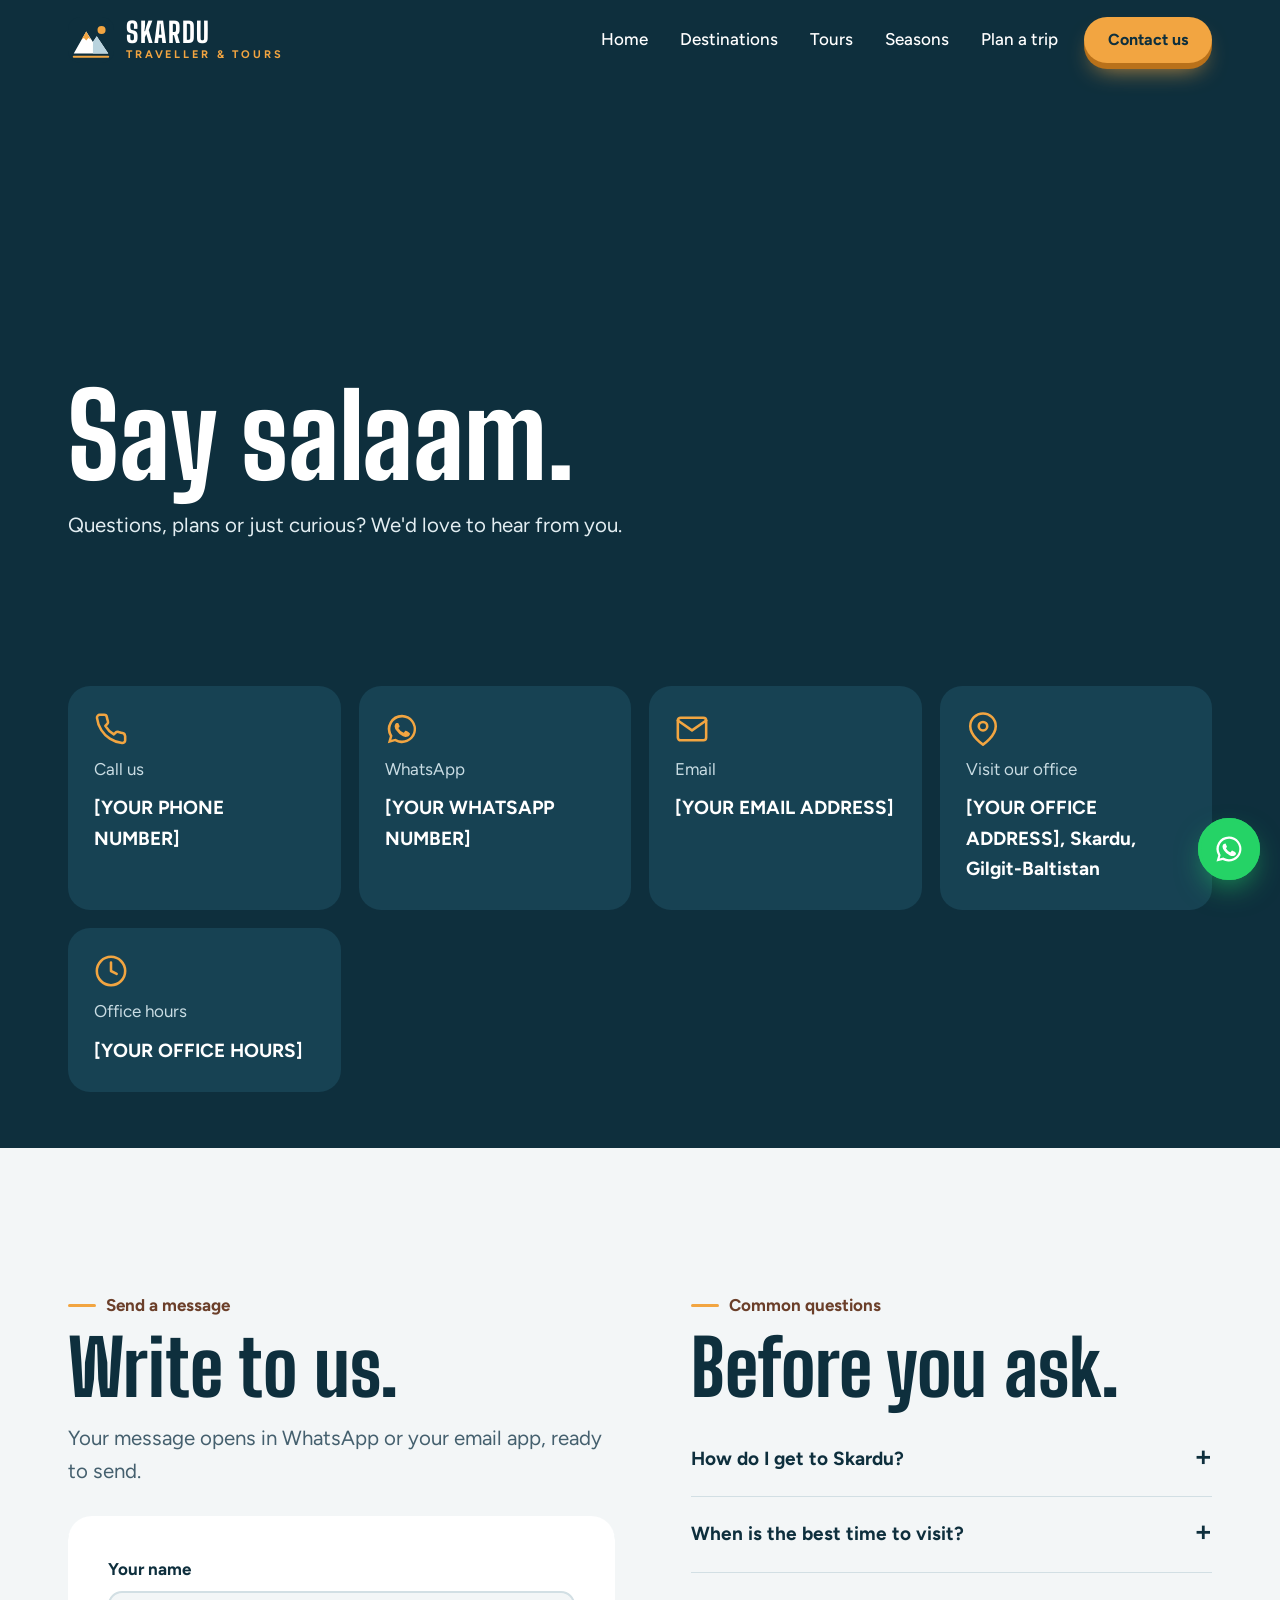
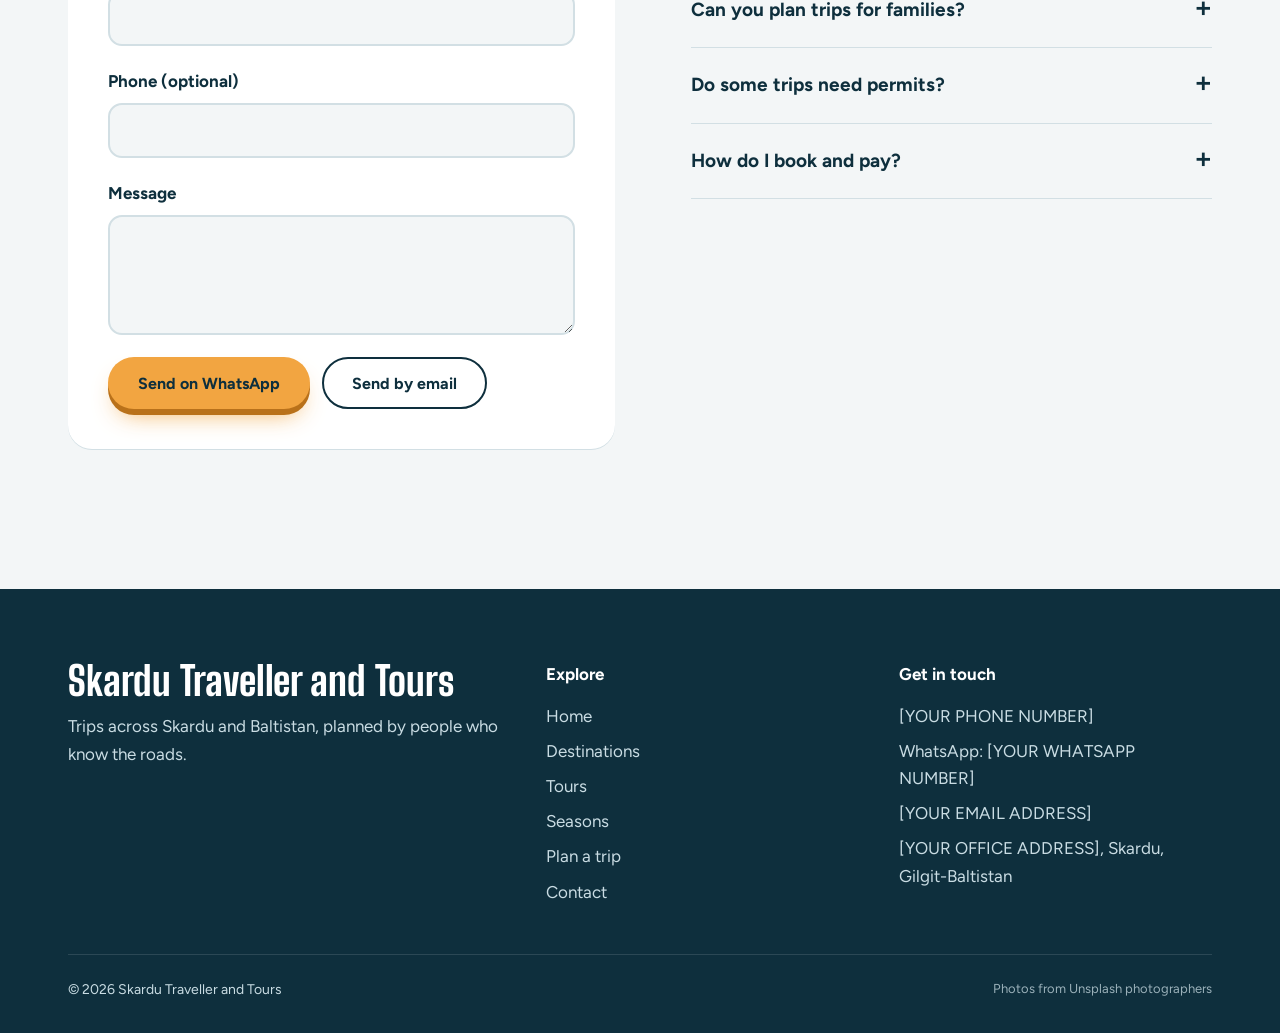
<file: contact.html>
<!doctype html>
<html lang="en">
<head>
<meta charset="utf-8">
<meta name="viewport" content="width=device-width, initial-scale=1">
<title>Contact | Skardu Traveller and Tours</title>
<meta name="description" content="Call, WhatsApp or email Skardu Traveller and Tours, or visit our office in Skardu.">
<meta property="og:title" content="Contact | Skardu Traveller and Tours">
<meta property="og:description" content="Call, WhatsApp or email Skardu Traveller and Tours, or visit our office in Skardu.">
<meta property="og:image" content="https://images.unsplash.com/photo-1689799700359-e26f633a4ffa?auto=format&fit=crop&w=1200&q=70">
<meta name="theme-color" content="#0E2F3D">
<link rel="preconnect" href="https://fonts.googleapis.com">
<link rel="preconnect" href="https://fonts.gstatic.com" crossorigin>
<link rel="preconnect" href="https://images.unsplash.com">
<link rel="stylesheet" href="https://fonts.googleapis.com/css2?family=Big+Shoulders+Display:wght@700;800&family=Figtree:wght@400;500;700&display=swap">
<link rel="stylesheet" href="css/style.css">
<link rel="icon" href="data:image/svg+xml,%3Csvg xmlns='http://www.w3.org/2000/svg' viewBox='0 0 40 40'%3E%3Cpath d='M3 34 L15 12 L22 23 L27 16 L37 34 Z' fill='%230E2F3D'/%3E%3Cpath d='M11.5 18.5 L15 12 L18.5 18 Z' fill='%23F2A541'/%3E%3C/svg%3E">
</head>
<body data-page="contact">
<a class="skip" href="#main">Skip to content</a>
<header id="site-header"></header>
<main id="main">
<section class="page-hero">
<div class="bg" data-bg="https://images.unsplash.com/photo-1689799700359-e26f633a4ffa?auto=format&fit=crop&w=2000&q=70" aria-hidden="true"></div>
<div class="wrap"><h1 class="reveal">Say salaam.</h1><p class="lead reveal" style="--d:150ms">Questions, plans or just curious? We'd love to hear from you.</p></div>
</section>

<section class="section on-dark" style="padding-block:56px">
<div class="wrap"><div class="contact-grid" id="contact-cards"></div></div>
</section>
<section class="section">
<div class="wrap split" style="align-items:start">
<div>
<p class="kicker reveal">Send a message</p>
<h2 class="reveal" style="--d:100ms">Write to us.</h2>
<p class="lead reveal" style="margin-top:18px;--d:150ms">Your message opens in WhatsApp or your email app, ready to send.</p>
<form class="panel reveal" id="contact-form" novalidate style="margin-top:28px;--d:200ms">
<div class="field"><label for="c-name">Your name</label><input id="c-name" name="name" autocomplete="name"><span class="error">Please add your name.</span></div>
<div class="field"><label for="c-phone">Phone (optional)</label><input id="c-phone" name="phone" type="tel" autocomplete="tel"></div>
<div class="field"><label for="c-msg">Message</label><textarea id="c-msg" name="message"></textarea><span class="error">Please write a short message.</span></div>
<div style="display:flex;gap:12px;flex-wrap:wrap">
<button class="btn btn-primary" type="button" id="c-wa">Send on WhatsApp</button>
<button class="btn btn-ghost" type="button" id="c-mail">Send by email</button>
</div>
</form>
</div>
<div class="faq">
<p class="kicker reveal">Common questions</p>
<h2 class="reveal" style="margin-bottom:18px;--d:100ms">Before you ask.</h2>
<div data-stagger>
<details><summary>How do I get to Skardu?</summary><p>By air from Islamabad, weather permitting, or by road through the mountains. We can arrange pick-up from the airport or plan the road journey with you.</p></details>
<details><summary>When is the best time to visit?</summary><p>It depends on what you want to see. Summer is best for Deosai and treks, spring for blossoms, autumn for colour and winter for snow. Our seasons page has the details.</p></details>
<details><summary>Can you plan trips for families?</summary><p>Yes. We keep drives short, choose child-friendly stays and leave plenty of free time.</p></details>
<details><summary>Do some trips need permits?</summary><p>Some treks and areas do. Tell us where you want to go and we'll let you know what's needed and help you arrange it.</p></details>
<details><summary>How do I book and pay?</summary><p>[EXPLAIN YOUR BOOKING AND PAYMENT PROCESS HERE]</p></details>
</div>
</div>
</div>
</section>
</main>
<footer id="site-footer"></footer>
<script src="js/config.js"></script>
<script src="js/data.js"></script>
<script src="js/main.js"></script>
</body>
</html>
</file>
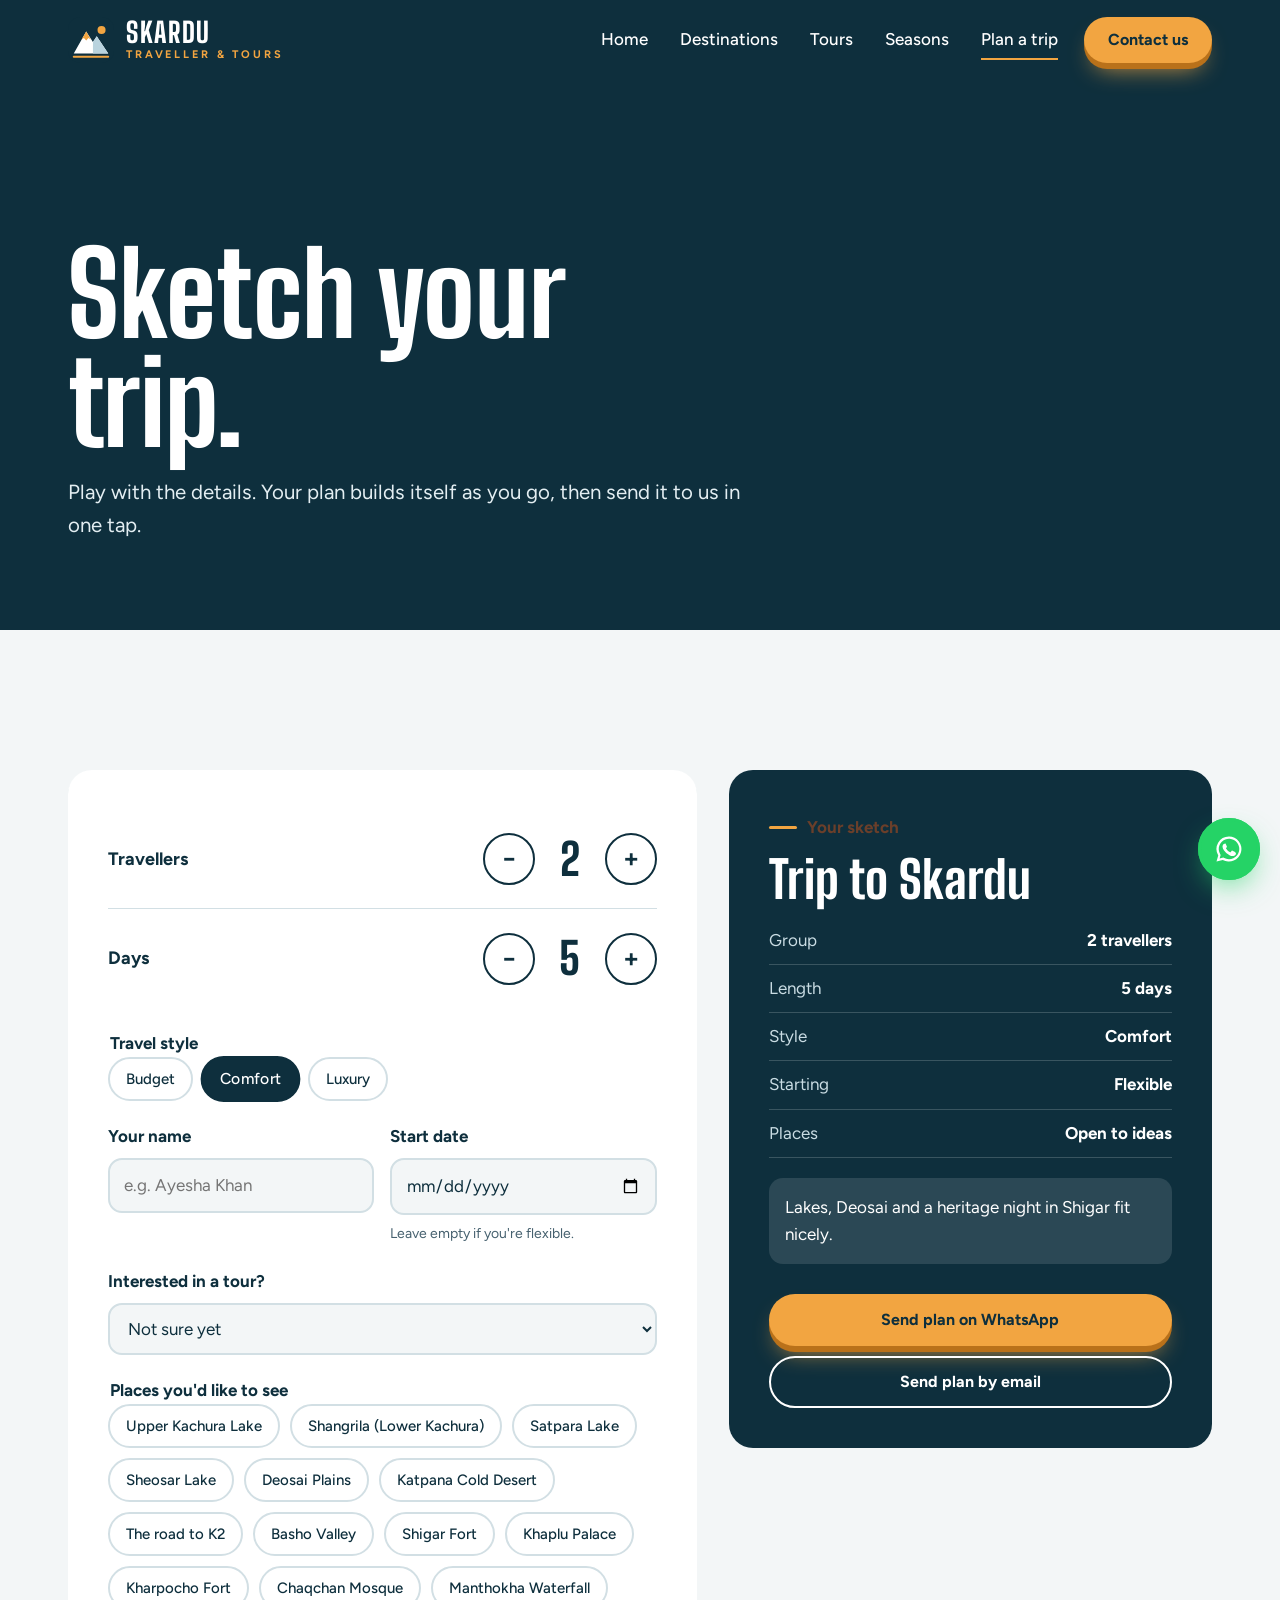
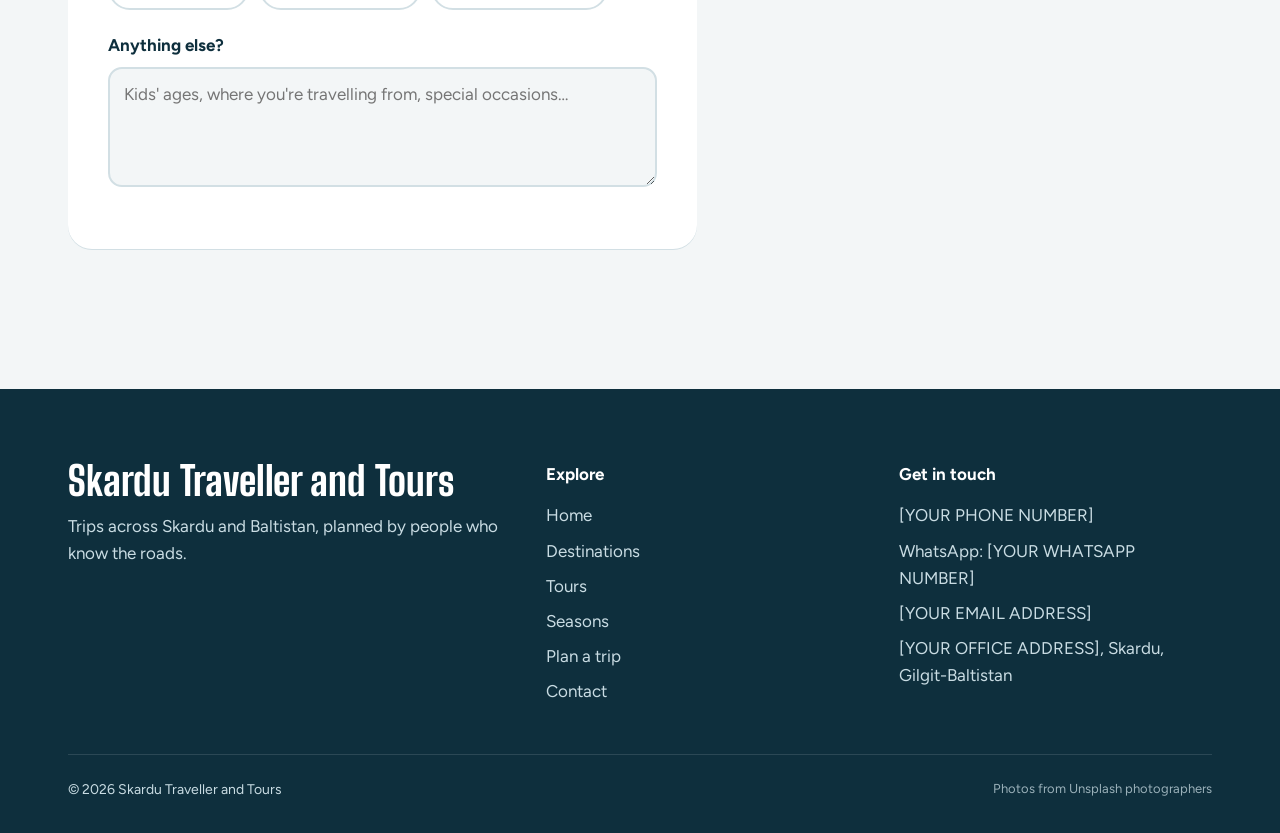
<file: plan.html>
<!doctype html>
<html lang="en">
<head>
<meta charset="utf-8">
<meta name="viewport" content="width=device-width, initial-scale=1">
<title>Plan a trip | Skardu Traveller and Tours</title>
<meta name="description" content="Sketch your Skardu trip in a minute and send it straight to us on WhatsApp or email.">
<meta property="og:title" content="Plan a trip | Skardu Traveller and Tours">
<meta property="og:description" content="Sketch your Skardu trip in a minute and send it straight to us on WhatsApp or email.">
<meta property="og:image" content="https://images.unsplash.com/photo-1695724426547-c695ce34c358?auto=format&fit=crop&w=1200&q=70">
<meta name="theme-color" content="#0E2F3D">
<link rel="preconnect" href="https://fonts.googleapis.com">
<link rel="preconnect" href="https://fonts.gstatic.com" crossorigin>
<link rel="preconnect" href="https://images.unsplash.com">
<link rel="stylesheet" href="https://fonts.googleapis.com/css2?family=Big+Shoulders+Display:wght@700;800&family=Figtree:wght@400;500;700&display=swap">
<link rel="stylesheet" href="css/style.css">
<link rel="icon" href="data:image/svg+xml,%3Csvg xmlns='http://www.w3.org/2000/svg' viewBox='0 0 40 40'%3E%3Cpath d='M3 34 L15 12 L22 23 L27 16 L37 34 Z' fill='%230E2F3D'/%3E%3Cpath d='M11.5 18.5 L15 12 L18.5 18 Z' fill='%23F2A541'/%3E%3C/svg%3E">
</head>
<body data-page="plan">
<a class="skip" href="#main">Skip to content</a>
<header id="site-header"></header>
<main id="main">
<section class="page-hero">
<div class="bg" data-bg="https://images.unsplash.com/photo-1695724426547-c695ce34c358?auto=format&fit=crop&w=2000&q=70" aria-hidden="true"></div>
<div class="wrap"><h1 class="reveal">Sketch your trip.</h1><p class="lead reveal" style="--d:150ms">Play with the details. Your plan builds itself as you go, then send it to us in one tap.</p></div>
</section>

<section class="section">
<div class="wrap planner-layout">
<form class="panel reveal" id="planner" novalidate>
<div class="stepper">
<span class="label">Travellers</span>
<div class="controls">
<button class="round-btn" type="button" data-step="travellers:-1" aria-label="Fewer travellers">−</button>
<output id="out-travellers" aria-live="polite">2</output>
<button class="round-btn" type="button" data-step="travellers:1" aria-label="More travellers">+</button>
</div>
</div>
<div class="stepper" style="margin-bottom:22px;border-bottom:0">
<span class="label">Days</span>
<div class="controls">
<button class="round-btn" type="button" data-step="days:-1" aria-label="Fewer days">−</button>
<output id="out-days" aria-live="polite">5</output>
<button class="round-btn" type="button" data-step="days:1" aria-label="More days">+</button>
</div>
</div>
<fieldset class="field">
<legend>Travel style</legend>
<div class="checks">
<label class="check"><input type="radio" name="style" value="Budget"><span>Budget</span></label>
<label class="check"><input type="radio" name="style" value="Comfort" checked><span>Comfort</span></label>
<label class="check"><input type="radio" name="style" value="Luxury"><span>Luxury</span></label>
</div>
</fieldset>
<div class="row-2">
<div class="field"><label for="f-name">Your name</label><input id="f-name" name="name" autocomplete="name" placeholder="e.g. Ayesha Khan"><span class="error">Please add your name so we know who to reply to.</span></div>
<div class="field"><label for="f-date">Start date</label><input id="f-date" name="date" type="date"><span class="hint">Leave empty if you're flexible.</span></div>
</div>
<div class="field"><label for="tour-select">Interested in a tour?</label><select id="tour-select" name="tour"></select></div>
<fieldset class="field"><legend>Places you'd like to see</legend><div class="checks" id="place-checks"></div></fieldset>
<div class="field"><label for="f-notes">Anything else?</label><textarea id="f-notes" name="notes" placeholder="Kids' ages, where you're travelling from, special occasions…"></textarea></div>
</form>
<aside class="summary reveal right" aria-label="Your trip summary">
<div class="summary-card">
<div class="photo" id="sum-photo" aria-hidden="true"></div>
<p class="kicker">Your sketch</p>
<h3>Trip to Skardu</h3>
<ul class="summary-list">
<li><span>Group</span><span id="sum-group"></span></li>
<li><span>Length</span><span id="sum-days"></span></li>
<li><span>Style</span><span id="sum-style"></span></li>
<li><span>Starting</span><span id="sum-date"></span></li>
<li><span>Places</span><span id="sum-places"></span></li>
</ul>
<p class="summary-idea" id="sum-idea" aria-live="polite"></p>
<button class="btn btn-primary" type="button" id="send-wa">Send plan on WhatsApp</button>
<button class="btn btn-ghost" type="button" id="send-mail" style="color:#fff">Send plan by email</button>
</div>
</aside>
</div>
</section>
</main>
<footer id="site-footer"></footer>
<script src="js/config.js"></script>
<script src="js/data.js"></script>
<script src="js/main.js"></script>
</body>
</html>
</file>
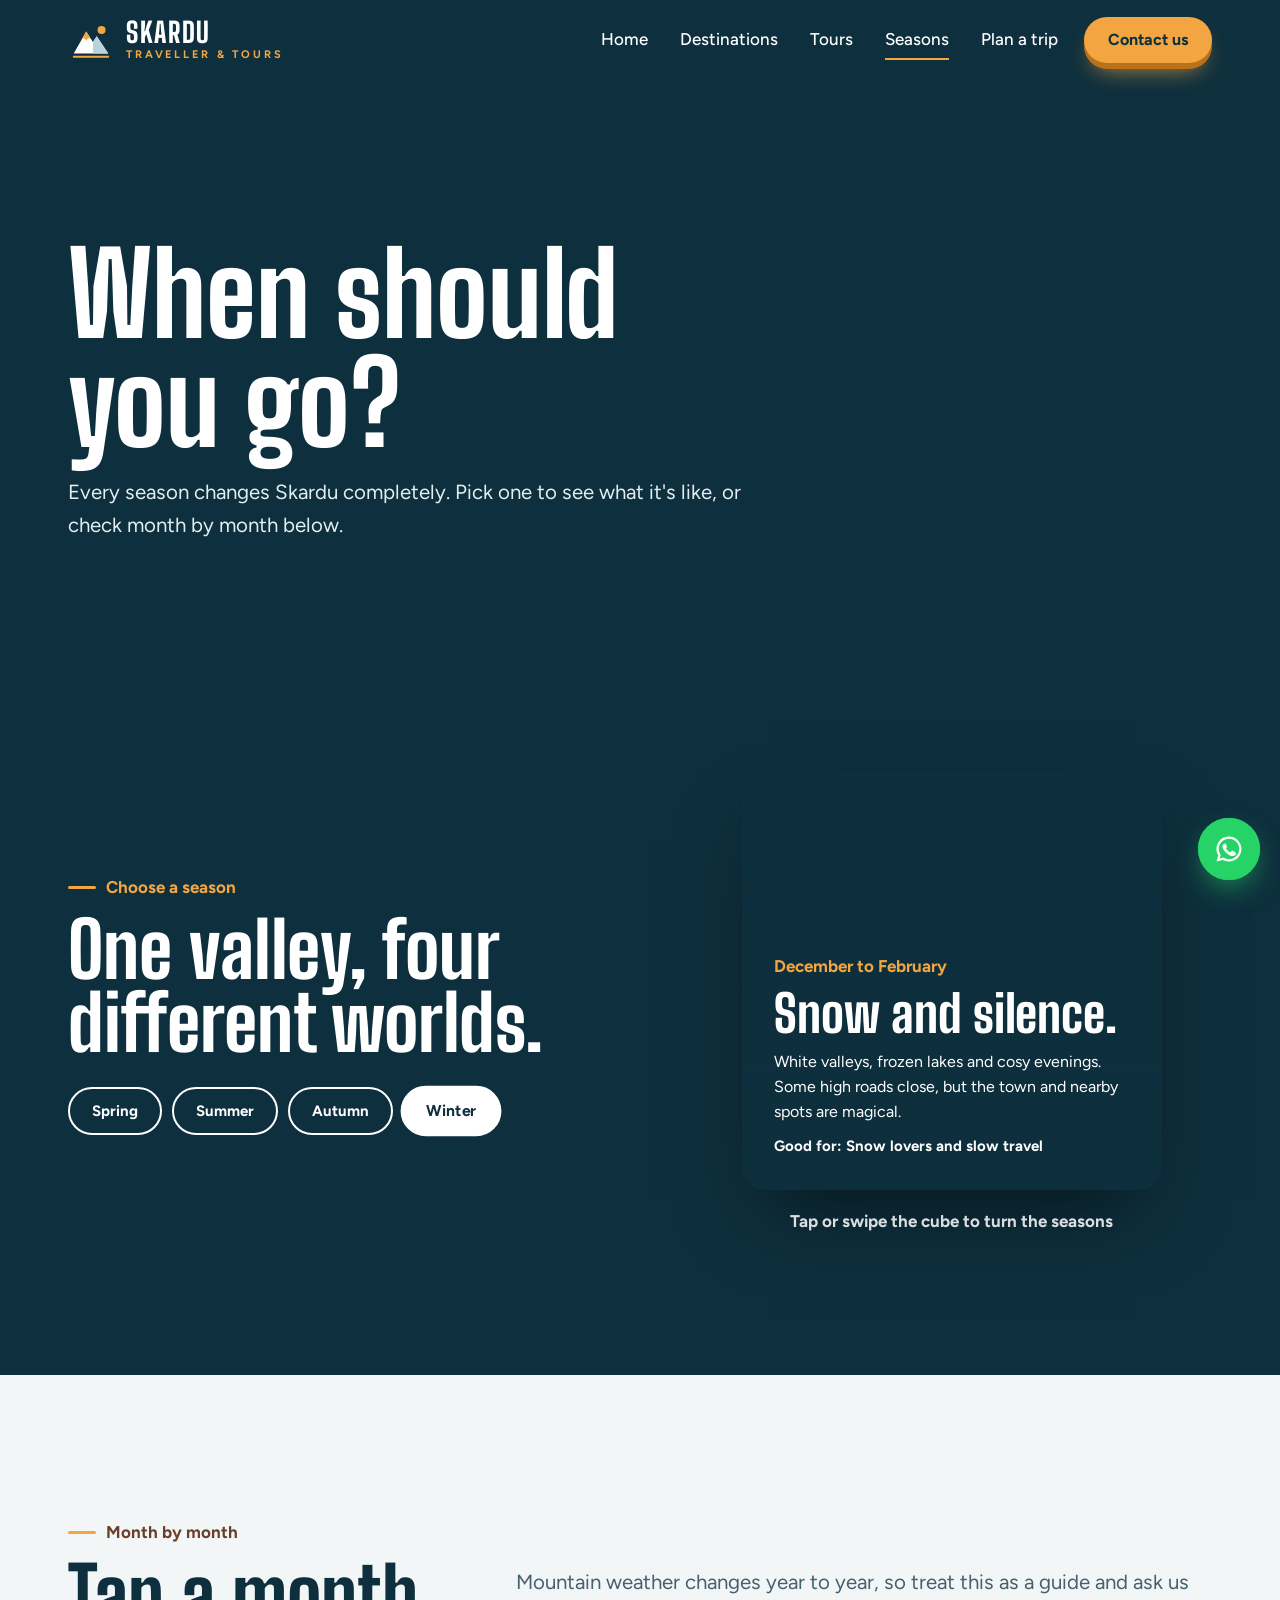
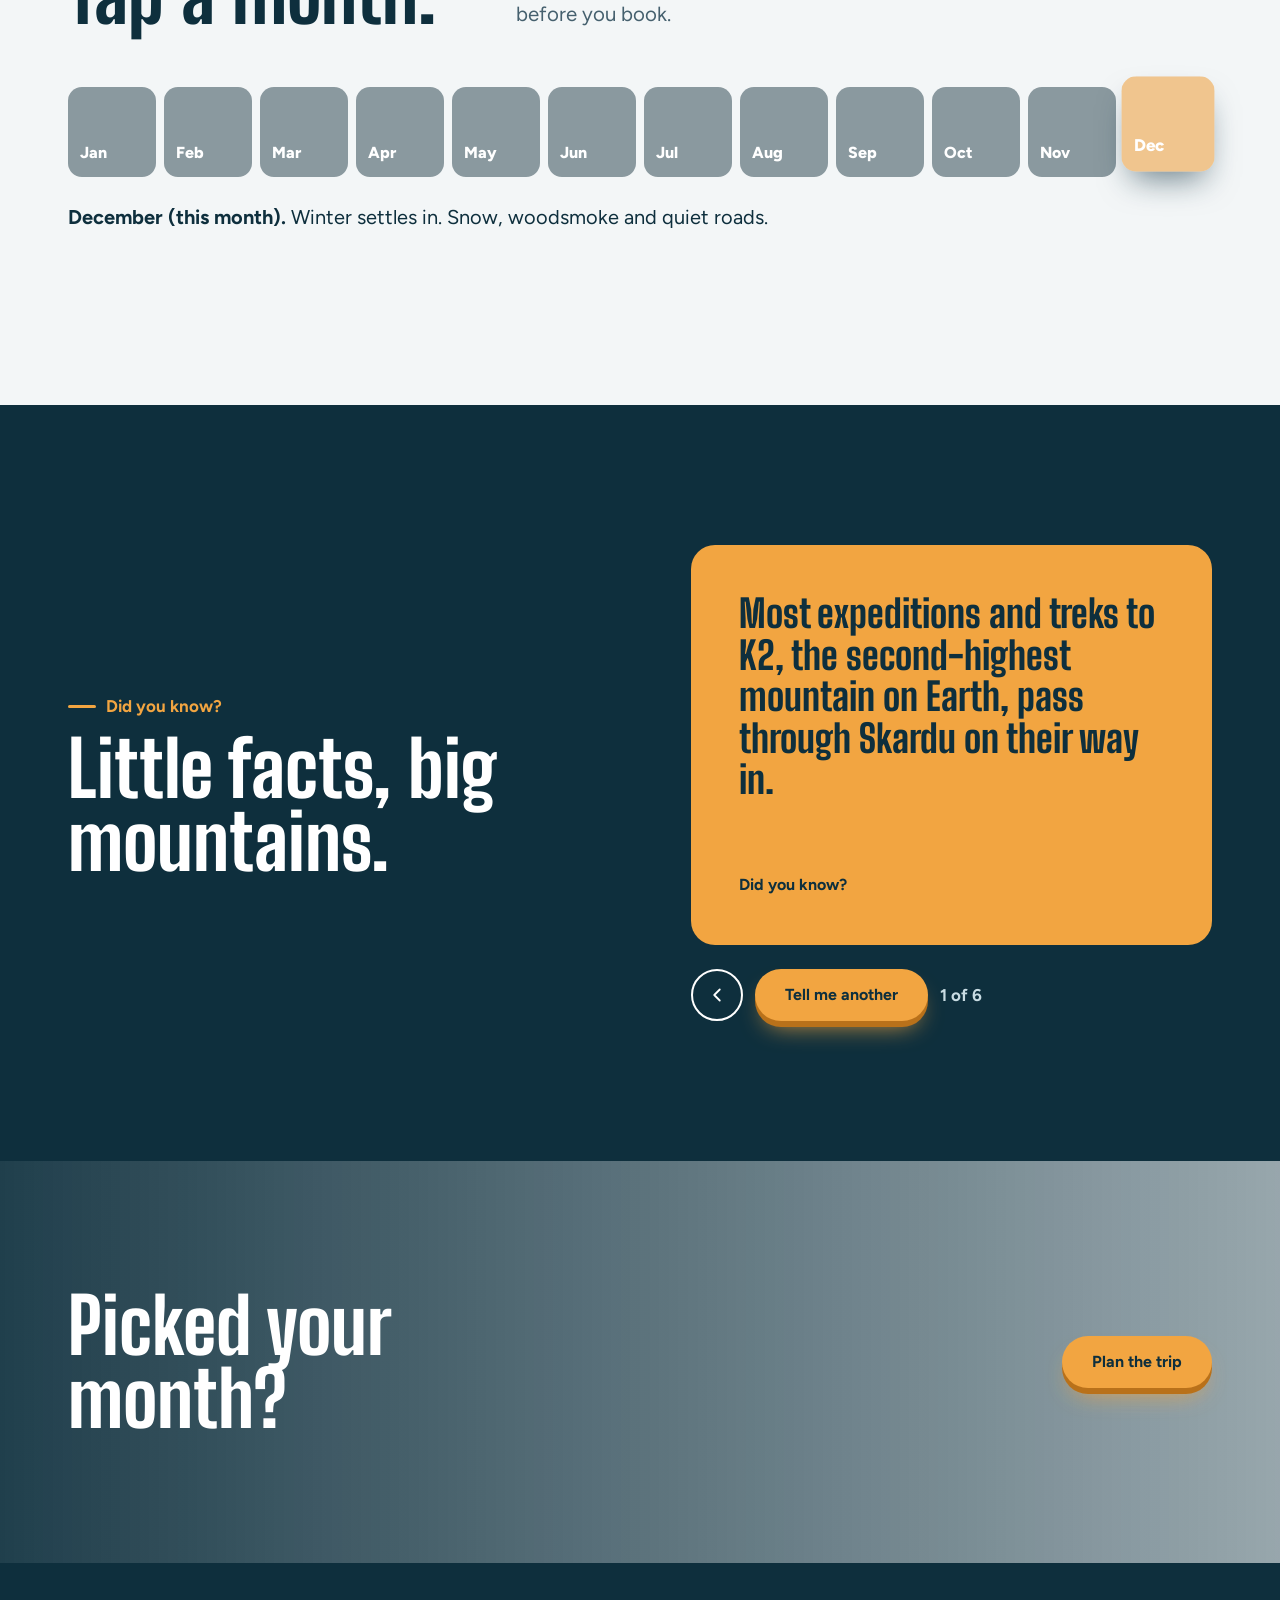
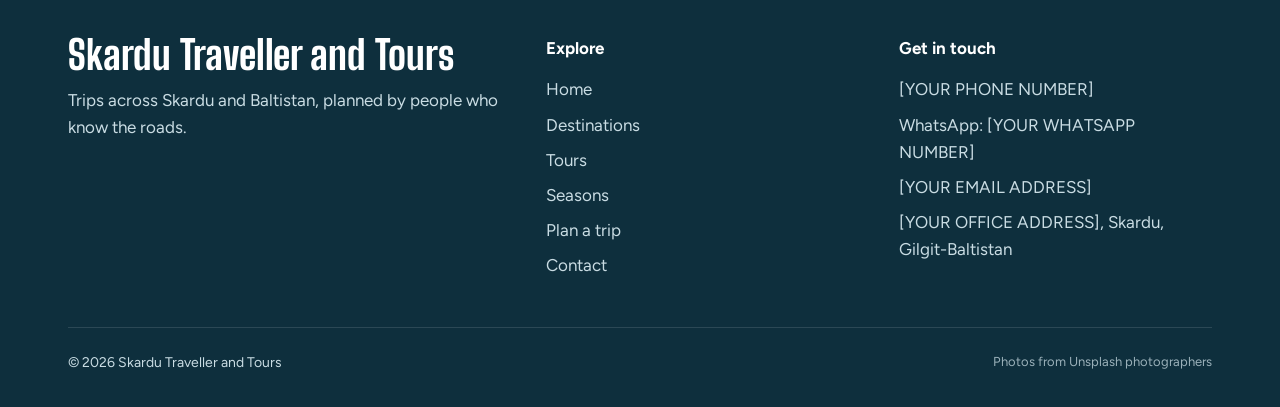
<file: seasons.html>
<!doctype html>
<html lang="en">
<head>
<meta charset="utf-8">
<meta name="viewport" content="width=device-width, initial-scale=1">
<title>When to visit | Skardu Traveller and Tours</title>
<meta name="description" content="What Skardu is like in every season and month, so you can pick the right time to visit.">
<meta property="og:title" content="When to visit | Skardu Traveller and Tours">
<meta property="og:description" content="What Skardu is like in every season and month, so you can pick the right time to visit.">
<meta property="og:image" content="https://images.unsplash.com/photo-1693749292377-f3809e9d14d3?auto=format&fit=crop&w=1200&q=70">
<meta name="theme-color" content="#0E2F3D">
<link rel="preconnect" href="https://fonts.googleapis.com">
<link rel="preconnect" href="https://fonts.gstatic.com" crossorigin>
<link rel="preconnect" href="https://images.unsplash.com">
<link rel="stylesheet" href="https://fonts.googleapis.com/css2?family=Big+Shoulders+Display:wght@700;800&family=Figtree:wght@400;500;700&display=swap">
<link rel="stylesheet" href="css/style.css">
<link rel="icon" href="data:image/svg+xml,%3Csvg xmlns='http://www.w3.org/2000/svg' viewBox='0 0 40 40'%3E%3Cpath d='M3 34 L15 12 L22 23 L27 16 L37 34 Z' fill='%230E2F3D'/%3E%3Cpath d='M11.5 18.5 L15 12 L18.5 18 Z' fill='%23F2A541'/%3E%3C/svg%3E">
</head>
<body data-page="seasons">
<a class="skip" href="#main">Skip to content</a>
<header id="site-header"></header>
<main id="main">
<section class="page-hero">
<div class="bg" data-bg="https://images.unsplash.com/photo-1693749292377-f3809e9d14d3?auto=format&fit=crop&w=2000&q=70" aria-hidden="true"></div>
<div class="wrap"><h1 class="reveal">When should you go?</h1><p class="lead reveal" style="--d:150ms">Every season changes Skardu completely. Pick one to see what it's like, or check month by month below.</p></div>
</section>

<section class="season-stage" id="season-stage">
<div class="wrap section split light">
<div>
<p class="kicker reveal">Choose a season</p>
<h2 class="reveal" style="--d:100ms">One valley, four different worlds.</h2>
<div class="chips reveal" id="season-chips" role="group" aria-label="Choose a season" style="margin-top:28px;--d:200ms"></div>
</div>
<div class="reveal zoom"><div class="cube-scene"><div class="cube" id="cube"></div></div><p class="cube-hint">Tap or swipe the cube to turn the seasons</p></div>
</div>
</section>
<section class="section">
<div class="wrap">
<div class="section-head">
<div><p class="kicker reveal">Month by month</p><h2 class="reveal" style="--d:100ms">Tap a month.</h2></div>
<p class="lead reveal right">Mountain weather changes year to year, so treat this as a guide and ask us before you book.</p>
</div>
<div class="months-row reveal" id="months-row" role="group" aria-label="Choose a month"></div>
<p class="month-note" id="month-note" aria-live="polite"></p>
</div>
</section>
<section class="section on-dark">
<div class="wrap split">
<div><p class="kicker reveal">Did you know?</p><h2 class="reveal" style="--d:100ms">Little facts, big mountains.</h2></div>
<div class="reveal right" id="fact"></div>
</div>
</section>
<section class="cta">
<div class="bg" data-bg="https://images.unsplash.com/photo-1668197091449-0a2b87ef7650?auto=format&fit=crop&w=2000&q=70" data-parallax="0.15" aria-hidden="true"></div>
<div class="wrap"><h2 class="reveal left">Picked your month?</h2><a class="btn btn-primary reveal right" href="plan.html">Plan the trip</a></div>
</section>
</main>
<footer id="site-footer"></footer>
<script src="js/config.js"></script>
<script src="js/data.js"></script>
<script src="js/main.js"></script>
</body>
</html>
</file>
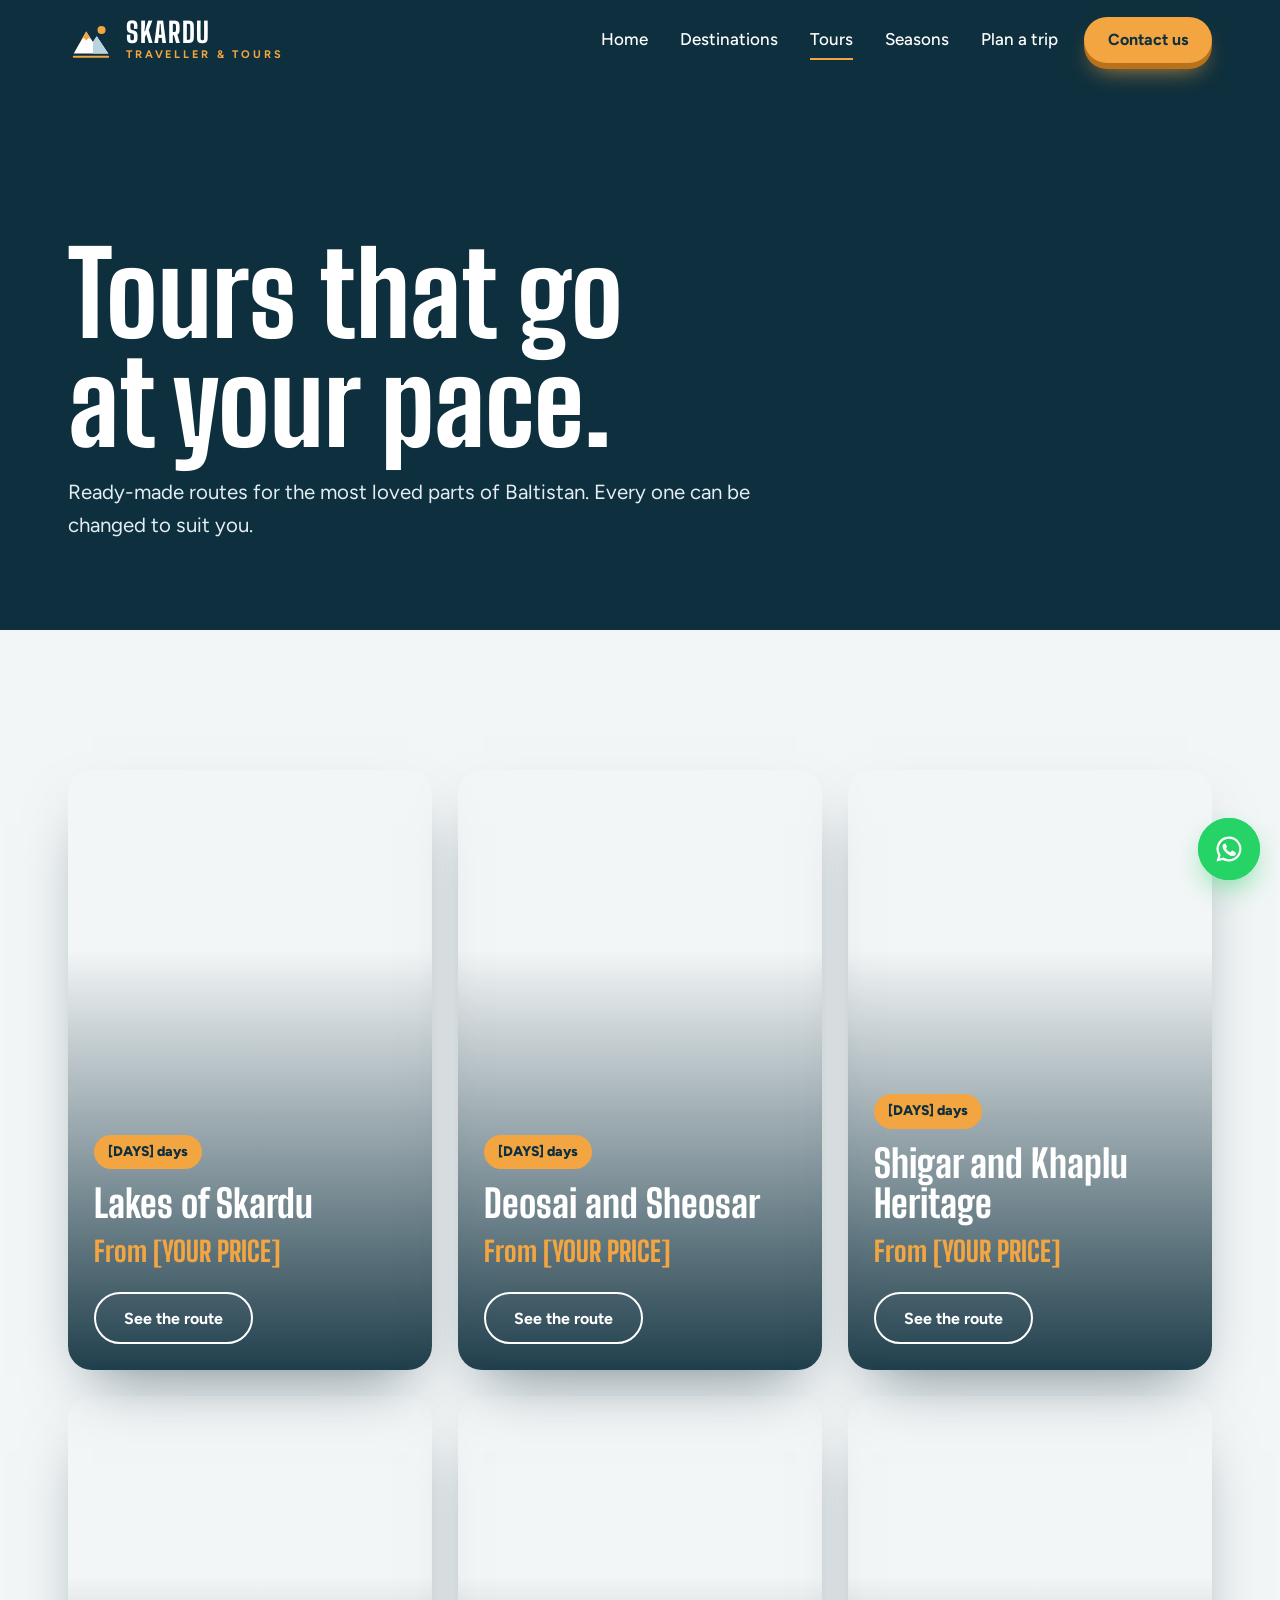
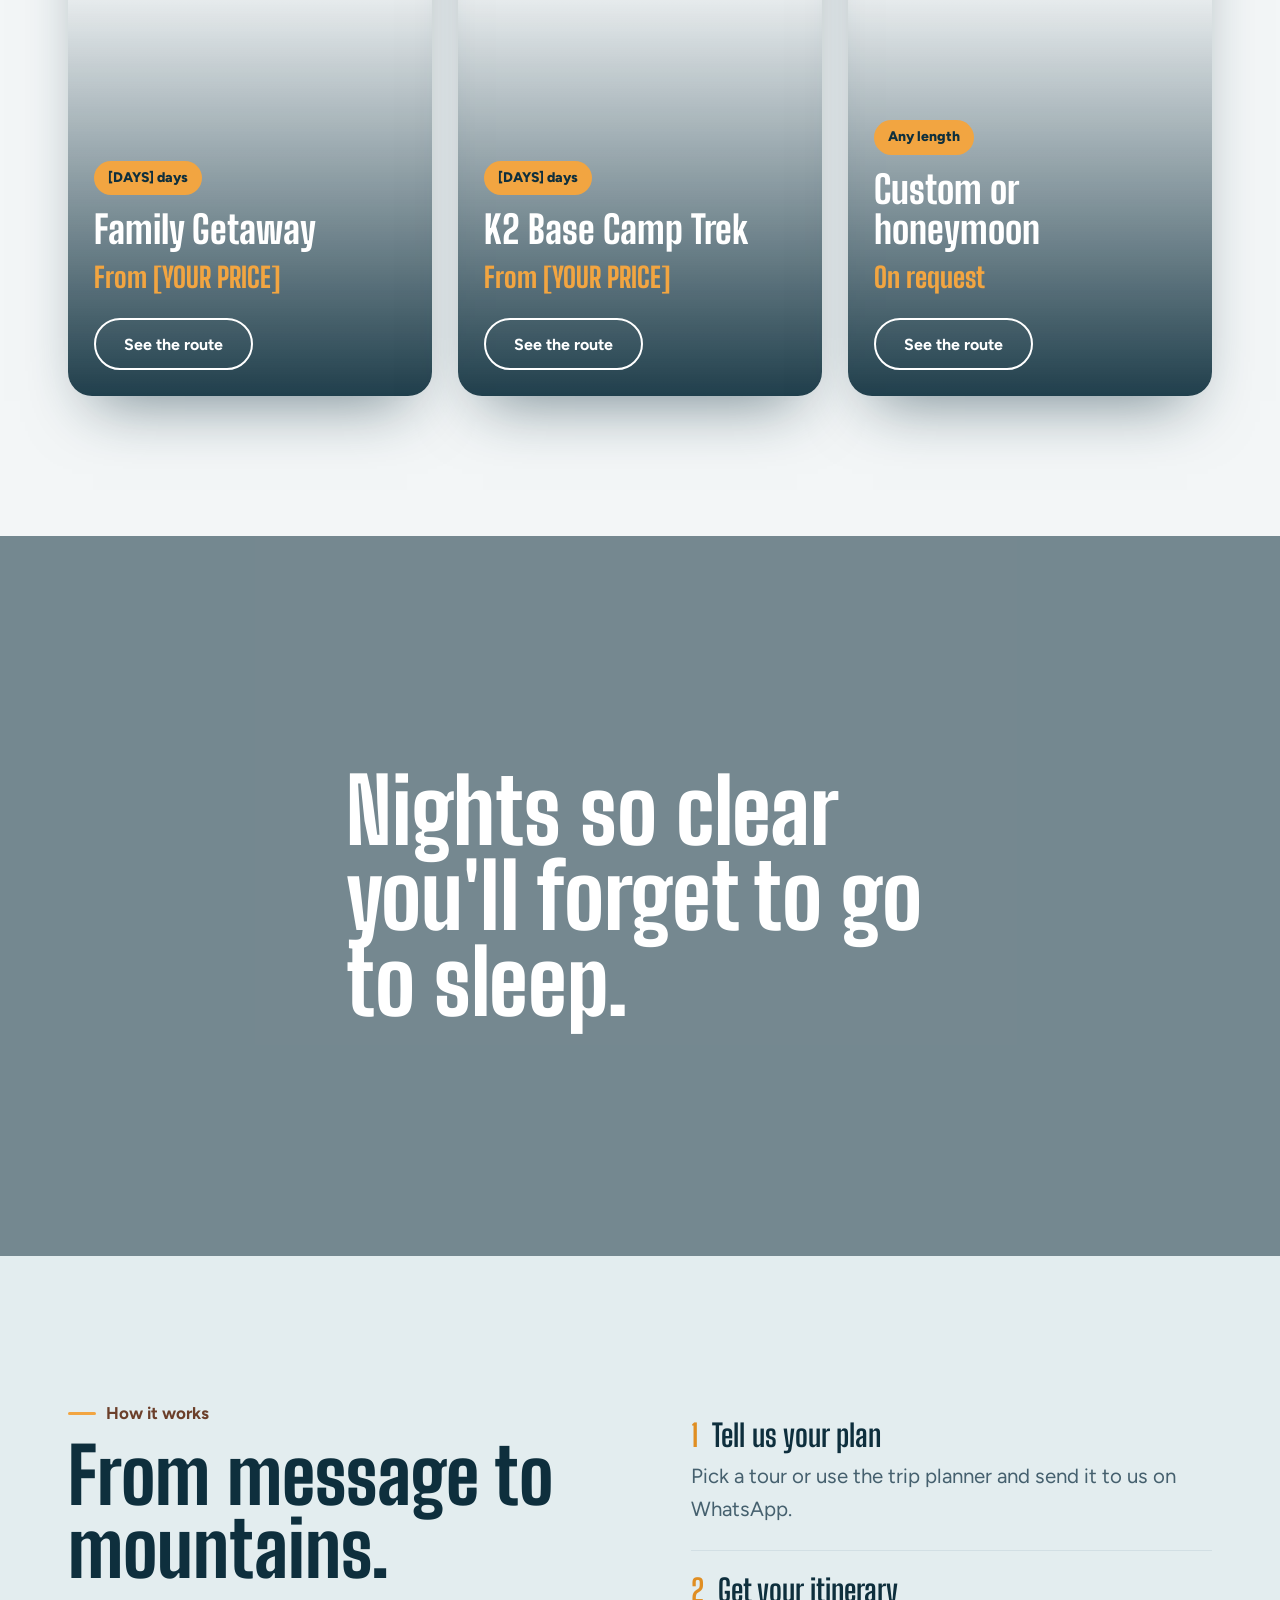
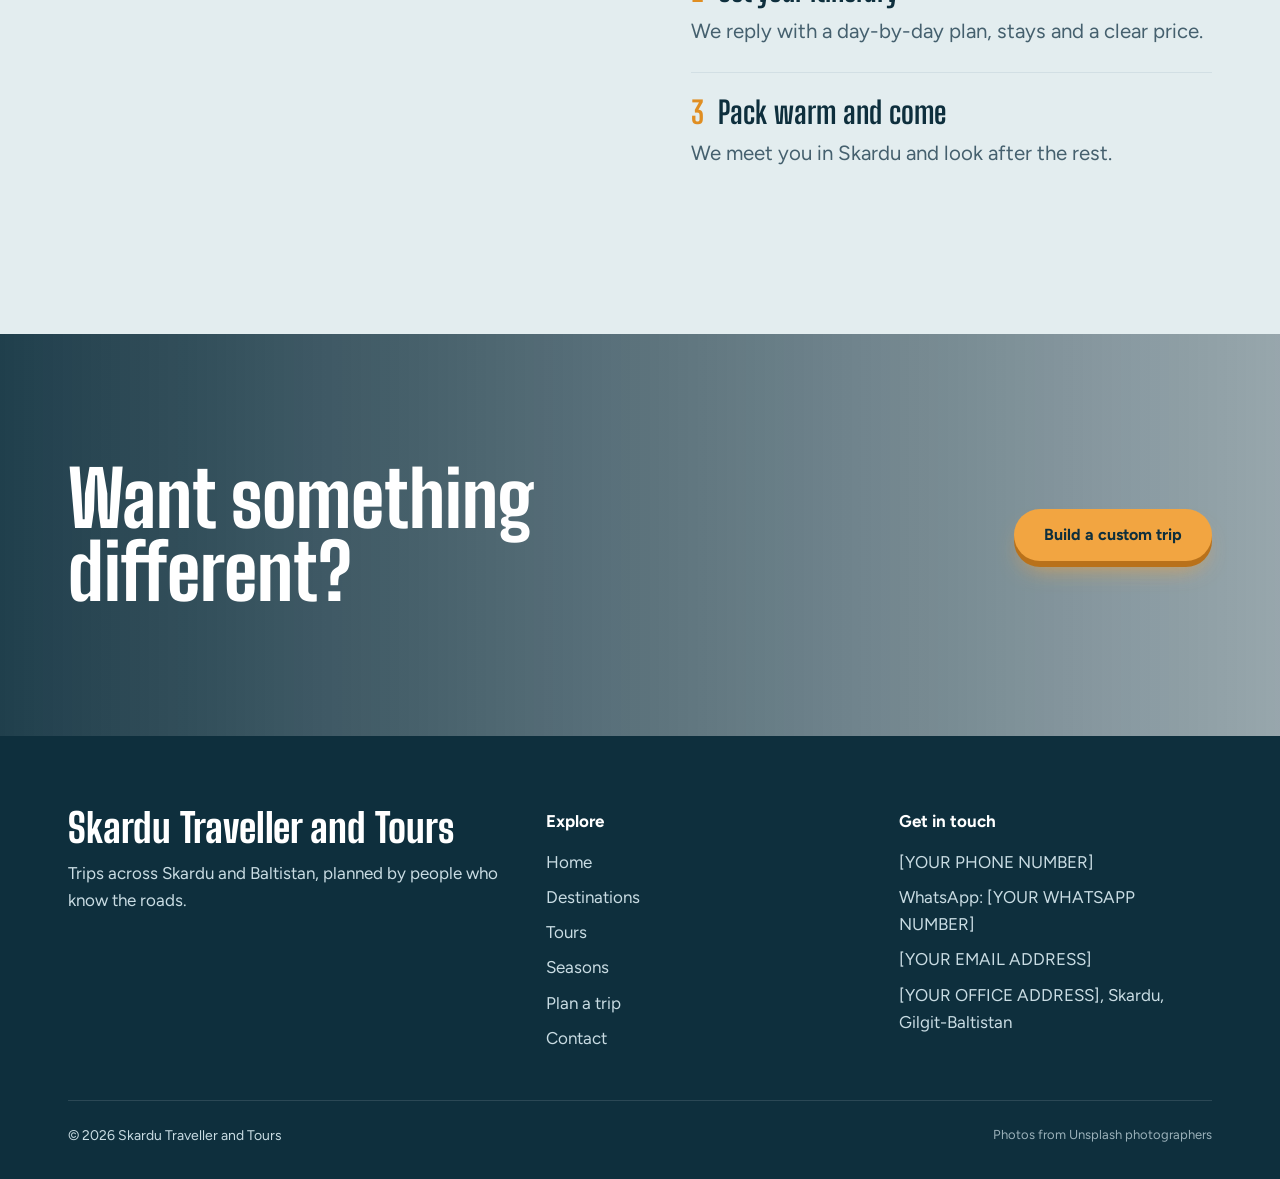
<file: tours.html>
<!doctype html>
<html lang="en">
<head>
<meta charset="utf-8">
<meta name="viewport" content="width=device-width, initial-scale=1">
<title>Tours | Skardu Traveller and Tours</title>
<meta name="description" content="Lake tours, Deosai jeep trips, heritage tours, family getaways and the K2 Base Camp trek.">
<meta property="og:title" content="Tours | Skardu Traveller and Tours">
<meta property="og:description" content="Lake tours, Deosai jeep trips, heritage tours, family getaways and the K2 Base Camp trek.">
<meta property="og:image" content="https://images.unsplash.com/photo-1680213253044-ee5962a18306?auto=format&fit=crop&w=1200&q=70">
<meta name="theme-color" content="#0E2F3D">
<link rel="preconnect" href="https://fonts.googleapis.com">
<link rel="preconnect" href="https://fonts.gstatic.com" crossorigin>
<link rel="preconnect" href="https://images.unsplash.com">
<link rel="stylesheet" href="https://fonts.googleapis.com/css2?family=Big+Shoulders+Display:wght@700;800&family=Figtree:wght@400;500;700&display=swap">
<link rel="stylesheet" href="css/style.css">
<link rel="icon" href="data:image/svg+xml,%3Csvg xmlns='http://www.w3.org/2000/svg' viewBox='0 0 40 40'%3E%3Cpath d='M3 34 L15 12 L22 23 L27 16 L37 34 Z' fill='%230E2F3D'/%3E%3Cpath d='M11.5 18.5 L15 12 L18.5 18 Z' fill='%23F2A541'/%3E%3C/svg%3E">
</head>
<body data-page="tours">
<a class="skip" href="#main">Skip to content</a>
<header id="site-header"></header>
<main id="main">
<section class="page-hero">
<div class="bg" data-bg="https://images.unsplash.com/photo-1680213253044-ee5962a18306?auto=format&fit=crop&w=2000&q=70" aria-hidden="true"></div>
<div class="wrap"><h1 class="reveal">Tours that go at your pace.</h1><p class="lead reveal" style="--d:150ms">Ready-made routes for the most loved parts of Baltistan. Every one can be changed to suit you.</p></div>
</section>

<section class="section">
<div class="wrap"><div class="grid" id="tour-grid"></div></div>
</section>
<section class="band">
<div class="bg" data-bg="https://images.unsplash.com/photo-1690789290468-4e6e83f7524b?auto=format&fit=crop&w=2000&q=70" data-parallax="0.25" aria-hidden="true"></div>
<div class="wrap"><blockquote class="reveal">Nights so clear you'll forget to go to sleep.</blockquote></div>
</section>
<section class="section tinted">
<div class="wrap split" style="align-items:start">
<div><p class="kicker reveal">How it works</p><h2 class="reveal" style="--d:100ms">From message to mountains.</h2></div>
<ol class="steps" style="list-style:none;padding:0;margin:0" data-stagger>
<li style="border-bottom:1px solid var(--line);padding:24px 0"><h3><span style="color:var(--apricot-dark)">1</span>Tell us your plan</h3><p class="lead" style="margin-top:8px">Pick a tour or use the trip planner and send it to us on WhatsApp.</p></li>
<li style="border-bottom:1px solid var(--line);padding:24px 0"><h3><span style="color:var(--apricot-dark)">2</span>Get your itinerary</h3><p class="lead" style="margin-top:8px">We reply with a day-by-day plan, stays and a clear price.</p></li>
<li style="padding:24px 0"><h3><span style="color:var(--apricot-dark)">3</span>Pack warm and come</h3><p class="lead" style="margin-top:8px">We meet you in Skardu and look after the rest.</p></li>
</ol>
</div>
</section>
<section class="cta">
<div class="bg" data-bg="https://images.unsplash.com/photo-1672915619138-108a218cfcd2?auto=format&fit=crop&w=2000&q=70" data-parallax="0.15" aria-hidden="true"></div>
<div class="wrap"><h2 class="reveal left">Want something different?</h2><a class="btn btn-primary reveal right" href="plan.html">Build a custom trip</a></div>
</section>
</main>
<footer id="site-footer"></footer>
<script src="js/config.js"></script>
<script src="js/data.js"></script>
<script src="js/main.js"></script>
</body>
</html>
</file>
<file: css/style.css>
/* ===========================================================
   Skardu Traveller and Tours — shared styles (v2, photo-led)
   Palette
     Snow     #F3F6F7   page ground
     Indus    #0E2F3D   ink and dark sections
     Glacier  #7FB3C4   cool accent
     Apricot  #F2A541   action colour (always with Indus text)
     Walnut   #6B3F2A   Balti woodwork details
   Type: Big Shoulders Display (tall, like the peaks) + Figtree
   =========================================================== */
:root {
  --snow: #F3F6F7; --paper: #fff; --indus: #0E2F3D; --indus-2: #174253;
  --glacier: #7FB3C4; --apricot: #F2A541; --apricot-dark: #E08E22; --walnut: #6B3F2A;
  --line: #D2DFE4; --muted: #45606E;
  --display: "Big Shoulders Display", "Arial Narrow", sans-serif;
  --body: "Figtree", "Segoe UI", system-ui, sans-serif;
  --wrap: 1240px; --pad: clamp(20px, 4vw, 48px);
  --ease: cubic-bezier(.2,.8,.2,1);
  --spring: cubic-bezier(.34,1.56,.64,1);
}
*, *::before, *::after { box-sizing: border-box; }
html { scroll-behavior: smooth; }
body { margin: 0; background: var(--snow); color: var(--indus); font-family: var(--body); font-size: 17px; line-height: 1.6; -webkit-font-smoothing: antialiased; overflow-x: hidden; }
img { max-width: 100%; display: block; }
a { color: inherit; }
button { font: inherit; color: inherit; }
:focus-visible { outline: 3px solid var(--apricot); outline-offset: 3px; border-radius: 6px; }
::selection { background: var(--apricot); color: var(--indus); }
.wrap { max-width: var(--wrap); margin: 0 auto; padding-inline: var(--pad); }
.skip { position: absolute; left: -999px; top: 8px; background: var(--apricot); padding: 10px 16px; z-index: 300; }
.skip:focus { left: 8px; }

/* ---------- Type ---------- */
h1, h2, h3 { font-family: var(--display); font-weight: 800; line-height: .95; margin: 0; }
h1 { font-size: clamp(64px, 10vw, 156px); }
h2 { font-size: clamp(44px, 6vw, 88px); }
h3 { font-size: clamp(26px, 2.4vw, 32px); font-weight: 700; line-height: 1.05; }
p { margin: 0; }
.lead { font-size: clamp(18px, 1.6vw, 21px); max-width: 34em; color: var(--muted); }
.on-dark .lead { color: #C9DCE3; }
.kicker { font-weight: 700; color: var(--walnut); margin-bottom: 12px; display: inline-flex; align-items: center; gap: 10px; }
.kicker::before { content: ""; width: 28px; height: 3px; background: var(--apricot); border-radius: 2px; }
.on-dark .kicker, .light .kicker { color: var(--apricot); }

/* ---------- Scroll progress ---------- */
.progress { position: fixed; top: 0; left: 0; height: 3px; width: 100%; background: var(--apricot); transform-origin: 0 50%; transform: scaleX(0); z-index: 120; }

/* ---------- Buttons ---------- */
.btn { position: relative; overflow: hidden; display: inline-flex; align-items: center; justify-content: center; gap: 10px; min-height: 52px; padding: 0 28px; border-radius: 999px; font-weight: 700; font-size: 16px; text-decoration: none; cursor: pointer; border: 2px solid transparent; transition: background .25s, color .25s, transform .3s var(--spring), box-shadow .3s; }
.btn:hover { transform: translateY(-3px); }
.btn:active { transform: scale(.96); }
.btn-primary { background: var(--apricot); color: var(--indus); box-shadow: 0 10px 24px -10px rgba(242,165,65,.9); }
.btn-primary:hover { background: var(--apricot-dark); box-shadow: 0 16px 30px -10px rgba(242,165,65,.95); }
.btn-ghost { background: transparent; border-color: currentColor; }
.btn-ghost:hover { background: rgba(14,47,61,.08); }
.light .btn-ghost:hover, .on-dark .btn-ghost:hover { background: rgba(255,255,255,.14); }
.btn-dark { background: var(--indus); color: #fff; }
.btn-dark:hover { background: var(--indus-2); }
.btn svg { width: 20px; height: 20px; flex: none; }
.ripple { position: absolute; border-radius: 50%; background: rgba(255,255,255,.55); transform: scale(0); animation: ripple .6s ease-out; pointer-events: none; }
@keyframes ripple { to { transform: scale(4); opacity: 0; } }

/* ---------- Header ---------- */
.site-header { position: fixed; top: 0; left: 0; right: 0; z-index: 100; transition: background .35s, box-shadow .35s, color .35s; color: #fff; }
.site-header.solid, body:not([data-page="home"]) .site-header.solid { background: rgba(243,246,247,.94); backdrop-filter: blur(12px); color: var(--indus); box-shadow: 0 1px 0 var(--line); }
.nav { display: flex; align-items: center; justify-content: space-between; gap: 20px; min-height: 80px; }
.brand { display: flex; align-items: center; gap: 12px; text-decoration: none; }
.brand svg { width: 46px; height: 46px; flex: none; transition: transform .5s var(--spring); }
.brand:hover svg { transform: rotate(-8deg) scale(1.1); }
.brand-text { display: flex; flex-direction: column; gap: 4px; line-height: 1; }
.brand-text b { font-family: var(--display); font-weight: 800; font-size: 28px; letter-spacing: .06em; text-transform: uppercase; line-height: .9; }
.brand-text small { font-family: var(--body, inherit); font-weight: 700; font-size: 11px; letter-spacing: .26em; text-transform: uppercase; color: var(--apricot); }
.nav-links { display: flex; align-items: center; gap: 4px; list-style: none; margin: 0; padding: 0; }
.nav-links a:not(.btn) { position: relative; display: block; padding: 10px 14px; text-decoration: none; font-weight: 500; }
.nav-links a:not(.btn)::after { content: ""; position: absolute; left: 14px; right: 14px; bottom: 4px; height: 2px; background: var(--apricot); transform: scaleX(0); transform-origin: left; transition: transform .35s var(--ease); }
.nav-links a:not(.btn):hover::after, .nav-links a[aria-current="page"]::after { transform: scaleX(1); }
.nav-links .btn { min-height: 46px; padding: 0 22px; margin-left: 8px; }
.nav-toggle { display: none; width: 48px; height: 48px; border: 0; background: transparent; cursor: pointer; border-radius: 12px; }
.nav-toggle svg { width: 28px; height: 28px; }
@media (max-width: 920px) {
  .nav-toggle { display: inline-flex; align-items: center; justify-content: center; }
  .nav-links { position: fixed; inset: 80px 0 auto 0; flex-direction: column; align-items: stretch; gap: 0; background: var(--snow); color: var(--indus); padding: 12px var(--pad) 24px; box-shadow: 0 20px 40px rgba(14,47,61,.2); clip-path: inset(0 0 100% 0); transition: clip-path .45s var(--ease); }
  .nav-links.open { clip-path: inset(0 0 0 0); }
  .nav-links a:not(.btn) { padding: 16px 8px; font-size: 20px; border-bottom: 1px solid var(--line); }
  .nav-links a:not(.btn)::after { display: none; }
  .nav-links .btn { margin: 16px 0 0; }
  .site-header:has(.nav-links.open) { background: var(--snow); color: var(--indus); }
}

/* ---------- Home hero: photo slideshow ---------- */
.hero { position: relative; min-height: 100vh; min-height: 100svh; color: #fff; overflow: hidden; display: flex; align-items: flex-end; background: var(--indus); }
.slides { position: absolute; inset: -6%; will-change: translate; }
.slide { position: absolute; inset: 0; background-size: cover; background-position: center; opacity: 0; transform: scale(1.12); transition: opacity 1.6s ease, transform 7s linear; }
.slide.active { opacity: 1; transform: scale(1); }
.hero::after { content: ""; position: absolute; inset: 0; background: linear-gradient(180deg, rgba(14,47,61,.45) 0%, rgba(14,47,61,.1) 35%, rgba(14,47,61,.85) 100%); pointer-events: none; }
.hero-copy { position: relative; z-index: 3; width: 100%; padding-bottom: clamp(48px, 9vh, 96px); padding-top: 120px; }
.hero h1 { max-width: 12ch; font-size: clamp(60px, 8.6vw, 132px); }
.hero h1 .word { display: inline-block; overflow: hidden; vertical-align: top; padding-bottom: .06em; }
.hero h1 .word > span { display: inline-block; transform: translateY(110%); animation: wordUp .9s var(--ease) forwards; }
@keyframes wordUp { to { transform: none; } }
.hero .lead { color: #E3EEF2; margin-top: 22px; opacity: 0; animation: fadeUp .9s var(--ease) .9s forwards; }
.hero-actions { display: flex; flex-wrap: wrap; gap: 12px; margin-top: 30px; opacity: 0; animation: fadeUp .9s var(--ease) 1.1s forwards; }
@keyframes fadeUp { from { opacity: 0; transform: translateY(24px); } to { opacity: 1; transform: none; } }
.hero-foot { display: flex; justify-content: space-between; align-items: flex-end; gap: 24px; margin-top: 48px; flex-wrap: wrap; }
.slide-caption { font-family: var(--display); font-size: 28px; font-weight: 700; min-height: 1.2em; }
.slide-caption.swap { animation: fadeUp .7s var(--ease); }
.dots { display: flex; gap: 10px; }
.dots button { width: 44px; height: 44px; border: 0; background: transparent; cursor: pointer; display: flex; align-items: center; padding: 0; }
.dots button span { display: block; width: 100%; height: 4px; border-radius: 4px; background: rgba(255,255,255,.35); overflow: hidden; }
.dots button span::after { content: ""; display: block; height: 100%; width: 0; background: #fff; }
.dots button.active span::after { animation: fill 6s linear forwards; }
@keyframes fill { to { width: 100%; } }

/* Inner page hero */
.page-hero { position: relative; min-height: 70vh; display: flex; align-items: flex-end; color: #fff; overflow: hidden; background: var(--indus); }
.page-hero .bg { position: absolute; inset: -6%; background-size: cover; background-position: center; animation: kenburns 20s ease-in-out infinite alternate; }
@keyframes kenburns { from { transform: scale(1) translate(0,0); } to { transform: scale(1.12) translate(-2%, -2%); } }
.page-hero::after { content: ""; position: absolute; inset: 0; background: linear-gradient(180deg, rgba(14,47,61,.35), rgba(14,47,61,.85)); }
.page-hero .wrap { position: relative; z-index: 2; width: 100%; padding-top: 140px; padding-bottom: clamp(48px, 8vw, 88px); }
.page-hero h1 { font-size: clamp(56px, 9vw, 132px); max-width: 12ch; }
.page-hero .lead { color: #E3EEF2; margin-top: 18px; }

/* ---------- Reveal on scroll ---------- */
.reveal { opacity: 0; transform: translateY(40px); transition: opacity .9s var(--ease), transform .9s var(--ease); transition-delay: var(--d, 0ms); }
.reveal.zoom { transform: scale(.92); }
.reveal.left { transform: translateX(-50px); }
.reveal.right { transform: translateX(50px); }
.reveal.in { opacity: 1; transform: none; }

/* ---------- Marquee ---------- */
.marquee { background: var(--apricot); color: var(--indus); overflow: hidden; padding: 18px 0; transform: rotate(-1.2deg); margin: -14px -10px 0; position: relative; z-index: 4; }
.marquee .track { display: flex; gap: 40px; width: max-content; animation: marquee 35s linear infinite; font-family: var(--display); font-weight: 800; font-size: clamp(24px, 3vw, 36px); white-space: nowrap; }
.marquee .track span:nth-child(even) { color: var(--walnut); }
.marquee:hover .track { animation-play-state: paused; }
@keyframes marquee { to { transform: translateX(-50%); } }

/* ---------- Sections ---------- */
.section { padding-block: clamp(80px, 11vw, 140px); }
.section-head { display: flex; justify-content: space-between; align-items: flex-end; gap: 32px; flex-wrap: wrap; margin-bottom: clamp(32px, 5vw, 56px); }
.on-dark { background: var(--indus); color: #fff; }
.tinted { background: #E3EDEF; }
.split { display: grid; grid-template-columns: 1.05fr 1fr; gap: clamp(32px, 6vw, 80px); align-items: center; }
@media (max-width: 860px) { .split { grid-template-columns: 1fr; } }

/* Counters */
.counters { display: grid; grid-template-columns: repeat(3, minmax(0, 1fr)); gap: 20px; margin-top: 48px; }
.counter { border-top: 3px solid var(--indus); padding-top: 16px; }
.counter b { display: block; font-family: var(--display); font-size: clamp(56px, 7vw, 96px); line-height: 1; }
.counter span { color: var(--muted); font-weight: 500; }
@media (max-width: 600px) { .counters { grid-template-columns: 1fr; } }

/* ---------- Chips ---------- */
.chips { display: flex; flex-wrap: wrap; gap: 10px; }
.chip { min-height: 48px; padding: 0 22px; border-radius: 999px; cursor: pointer; border: 2px solid var(--indus); background: transparent; font-weight: 700; font-size: 15px; transition: background .25s, color .25s, transform .3s var(--spring); }
.chip:hover { transform: translateY(-2px); }
.chip[aria-pressed="true"] { background: var(--indus); color: #fff; transform: scale(1.05); }
.light .chip, .on-dark .chip { border-color: #fff; color: #fff; }
.light .chip[aria-pressed="true"], .on-dark .chip[aria-pressed="true"] { background: #fff; color: var(--indus); }
.mood-line { font-size: 21px; margin-top: 20px; color: var(--muted); min-height: 1.6em; font-weight: 500; }

/* ---------- Photo cards ---------- */
.grid { display: grid; gap: 22px; grid-template-columns: repeat(auto-fit, minmax(260px, 1fr)); }
.photo-card { position: relative; display: block; width: 100%; aspect-ratio: 3 / 4; border: 0; padding: 0; border-radius: 22px; overflow: hidden; cursor: pointer; text-align: left; color: #fff; background: var(--indus); transform-style: preserve-3d; transition: transform .5s var(--ease), box-shadow .5s var(--ease); will-change: transform; }
.photo-card:hover { box-shadow: 0 30px 60px -20px rgba(14,47,61,.55); }
.photo-card .img { position: absolute; inset: 0; background-size: cover; background-position: center; transition: transform 1.1s var(--ease); }
.photo-card:hover .img { transform: scale(1.1); }
.photo-card::after { content: ""; position: absolute; inset: 0; background: linear-gradient(180deg, rgba(14,47,61,0) 35%, rgba(14,47,61,.92) 100%); }
.photo-card .tag { position: absolute; top: 16px; left: 16px; z-index: 2; background: rgba(255,255,255,.92); color: var(--indus); font-size: 13px; font-weight: 700; padding: 6px 12px; border-radius: 999px; }
.photo-card .body { position: absolute; left: 0; right: 0; bottom: 0; z-index: 2; padding: 24px; transform: translateZ(40px); }
.photo-card h3 { font-size: clamp(28px, 2.6vw, 36px); }
.photo-card p { font-size: 15px; color: #DCE8EC; margin-top: 8px; max-height: 0; opacity: 0; overflow: hidden; transition: max-height .5s var(--ease), opacity .4s; }
.photo-card:hover p, .photo-card:focus-visible p { max-height: 120px; opacity: 1; }
.photo-card .more { display: inline-flex; align-items: center; gap: 6px; margin-top: 12px; font-weight: 700; color: var(--apricot); font-size: 15px; }
.photo-card .more svg { width: 18px; height: 18px; transition: transform .3s; }
.photo-card:hover .more svg { transform: translateX(5px); }
.pop-in { animation: popIn .6s var(--spring) both; animation-delay: var(--d, 0ms); }
@keyframes popIn { from { opacity: 0; transform: translateY(30px) scale(.9); } to { opacity: 1; transform: none; } }
@media (hover: none) { .photo-card p { max-height: none; opacity: 1; } }

/* Tours */
.tour { background: var(--paper); border-radius: 22px; overflow: hidden; display: flex; flex-direction: column; transition: transform .5s var(--ease), box-shadow .5s var(--ease); box-shadow: 0 1px 0 var(--line); }
.tour:hover { transform: translateY(-8px); box-shadow: 0 30px 60px -24px rgba(14,47,61,.4); }
.tour-art { position: relative; height: 220px; overflow: hidden; }
.tour-art .img { position: absolute; inset: 0; background-size: cover; background-position: center; transition: transform 1.1s var(--ease); }
.tour:hover .tour-art .img { transform: scale(1.1); }
.tour-art .days { position: absolute; left: 16px; bottom: 16px; background: var(--apricot); color: var(--indus); font-weight: 800; padding: 6px 14px; border-radius: 999px; font-size: 14px; }
.tour-body { padding: 24px; display: flex; flex-direction: column; gap: 14px; flex: 1; }
.route { list-style: none; padding: 0; margin: 0; display: flex; flex-wrap: wrap; align-items: center; gap: 6px; font-size: 14px; }
.route li { background: #E3EDEF; padding: 4px 10px; border-radius: 999px; }
.tour-price { font-family: var(--display); font-weight: 800; font-size: 32px; margin-top: auto; }
.tour-includes { font-size: 15px; color: var(--muted); }
.tour .btn { width: 100%; }

/* ---------- Parallax photo band ---------- */
.band { position: relative; min-height: 80vh; display: flex; align-items: center; color: #fff; overflow: hidden; }
.band .bg { position: absolute; inset: -20% 0; background-size: cover; background-position: center; will-change: transform; }
.band::after { content: ""; position: absolute; inset: 0; background: rgba(14,47,61,.55); }
.band .wrap { position: relative; z-index: 2; }
.band blockquote { margin: 0; font-family: var(--display); font-weight: 800; font-size: clamp(48px, 7vw, 104px); line-height: .95; max-width: 14ch; }
.band p { margin-top: 20px; font-size: 19px; color: #E3EEF2; }

/* ---------- Seasons ---------- */
.season-stage { position: relative; color: #fff; overflow: hidden; background: var(--indus); }
.season-bg { position: absolute; inset: 0; background-size: cover; background-position: center; opacity: 0; transition: opacity 1.2s ease, transform 8s linear; transform: scale(1.1); }
.season-bg.active { opacity: 1; transform: scale(1); }
.season-stage::after { content: ""; position: absolute; inset: 0; background: linear-gradient(90deg, rgba(14,47,61,.85), rgba(14,47,61,.45)); }
.season-stage > .wrap { position: relative; z-index: 2; }
.season-card { background: rgba(255,255,255,.12); backdrop-filter: blur(14px); border: 1px solid rgba(255,255,255,.3); border-radius: 24px; padding: clamp(28px, 4vw, 48px); }
.season-card .months { font-weight: 700; color: var(--apricot); }
.season-card h3 { font-size: clamp(44px, 5vw, 72px); font-weight: 800; margin: 10px 0 16px; }
.season-card p { font-size: 18px; line-height: 1.65; }
.season-card .good { margin-top: 18px; font-weight: 700; }
.season-card.swap { animation: popIn .6s var(--spring); }

.months-row { display: grid; grid-template-columns: repeat(12, minmax(0, 1fr)); gap: 8px; }
.month { min-height: 90px; border: 0; border-radius: 14px; cursor: pointer; font-weight: 800; font-size: 16px; display: flex; align-items: flex-end; padding: 12px; color: #fff; transition: transform .35s var(--spring), box-shadow .3s; position: relative; overflow: hidden; background-size: cover; background-position: center; }
.month::before { content: ""; position: absolute; inset: 0; background: rgba(14,47,61,.45); transition: background .3s; }
.month span { position: relative; }
.month:hover { transform: translateY(-6px); }
.month[aria-pressed="true"] { transform: translateY(-8px) scale(1.06); box-shadow: 0 16px 30px -10px rgba(14,47,61,.6); }
.month[aria-pressed="true"]::before { background: rgba(242,165,65,.55); }
.month-note { margin-top: 24px; font-size: 20px; min-height: 3.2em; }
.month-note.swap { animation: fadeUp .5s var(--ease); }
@media (max-width: 700px) { .months-row { grid-template-columns: repeat(6, minmax(0, 1fr)); } }

/* ---------- Gallery ---------- */
.gallery { columns: 4 240px; column-gap: 16px; }
.gallery button { display: block; width: 100%; margin: 0 0 16px; padding: 0; border: 0; border-radius: 18px; overflow: hidden; cursor: zoom-in; break-inside: avoid; position: relative; background: var(--indus); }
.gallery img { width: 100%; height: auto; transition: transform .9s var(--ease), filter .5s; }
.gallery button:nth-child(3n) img { aspect-ratio: 3/4; object-fit: cover; }
.gallery button:nth-child(3n+1) img { aspect-ratio: 4/3; object-fit: cover; }
.gallery button:nth-child(3n+2) img { aspect-ratio: 1; object-fit: cover; }
.gallery button:hover img { transform: scale(1.08); }
.gallery button::after { content: "+"; position: absolute; right: 14px; bottom: 10px; font-family: var(--display); font-size: 40px; color: #fff; opacity: 0; transform: rotate(-90deg); transition: all .4s var(--spring); }
.gallery button:hover::after { opacity: 1; transform: none; }

.lightbox { border: 0; padding: 0; background: transparent; max-width: 100vw; max-height: 100vh; width: 100vw; height: 100vh; }
.lightbox::backdrop { background: rgba(8,24,32,.94); }
.lightbox .inner { width: 100%; height: 100%; display: flex; align-items: center; justify-content: center; padding: 60px 80px; }
.lightbox img { max-height: 100%; max-width: 100%; border-radius: 14px; animation: popIn .5s var(--spring); }
.lightbox .lb-btn { position: fixed; width: 54px; height: 54px; border-radius: 50%; border: 0; background: #fff; color: var(--indus); cursor: pointer; display: flex; align-items: center; justify-content: center; }
.lightbox .lb-btn svg { width: 24px; height: 24px; }
.lb-close { top: 18px; right: 18px; } .lb-prev { left: 18px; top: 50%; } .lb-next { right: 18px; top: 50%; }
@media (max-width: 600px) { .lightbox .inner { padding: 70px 12px; } .lb-prev, .lb-next { top: auto !important; bottom: 18px; } }

/* ---------- Facts (flip) ---------- */
.fact-stage { perspective: 1400px; }
.fact-card { position: relative; min-height: 400px; transform-style: preserve-3d; transition: transform .8s var(--ease); }
.fact-card.flipped { transform: rotateY(180deg); }
.fact-face { position: absolute; inset: 0; backface-visibility: hidden; border-radius: 24px; padding: clamp(28px, 4vw, 48px); display: flex; flex-direction: column; justify-content: space-between; }
.fact-front { background: var(--apricot); color: var(--indus); }
.fact-back { background: #fff; color: var(--indus); transform: rotateY(180deg); }
.fact-face p { font-family: var(--display); font-weight: 800; font-size: clamp(28px, 3vw, 42px); line-height: 1.08; max-width: 24ch; }
.fact-face .hint { font-weight: 700; font-size: 16px; font-family: var(--body); }
.fact-controls { display: flex; align-items: center; gap: 12px; margin-top: 24px; flex-wrap: wrap; }
.fact-count { font-weight: 700; color: #C9DCE3; }
.round-btn { width: 52px; height: 52px; border-radius: 50%; border: 2px solid currentColor; background: transparent; cursor: pointer; display: inline-flex; align-items: center; justify-content: center; transition: transform .3s var(--spring), background .2s; }
.round-btn:hover { transform: scale(1.1); }
.round-btn svg { width: 22px; height: 22px; }

/* ---------- Quiz ---------- */
.quiz { background: var(--paper); border-radius: 24px; padding: clamp(28px, 4vw, 48px); box-shadow: 0 30px 60px -30px rgba(14,47,61,.35); position: relative; overflow: hidden; }
.quiz-progress { height: 8px; background: #E3EDEF; border-radius: 99px; overflow: hidden; margin-bottom: 26px; }
.quiz-progress span { display: block; height: 100%; background: var(--apricot); width: 0; transition: width .6s var(--spring); }
.quiz-q { font-family: var(--display); font-weight: 800; font-size: clamp(34px, 4vw, 52px); line-height: 1; margin-bottom: 24px; }
.quiz-step { animation: slideIn .5s var(--ease); }
@keyframes slideIn { from { opacity: 0; transform: translateX(40px); } to { opacity: 1; transform: none; } }
.quiz-options { display: grid; grid-template-columns: repeat(2, minmax(0, 1fr)); gap: 12px; }
.quiz-options button { min-height: 68px; text-align: left; padding: 14px 20px; border-radius: 16px; border: 2px solid var(--line); background: var(--snow); font-weight: 700; font-size: 16px; cursor: pointer; transition: all .3s var(--spring); }
.quiz-options button:hover { border-color: var(--indus); background: #fff; transform: translateY(-3px) scale(1.02); }
.quiz-result .photo { height: 200px; border-radius: 16px; background-size: cover; background-position: center; margin-bottom: 20px; animation: popIn .7s var(--spring); }
.quiz-result h3 { font-size: clamp(40px, 5vw, 60px); font-weight: 800; margin: 6px 0 12px; }
.quiz-result .actions { display: flex; flex-wrap: wrap; gap: 12px; margin-top: 22px; }
@media (max-width: 600px) { .quiz-options { grid-template-columns: 1fr; } }
.confetti { position: fixed; top: -20px; width: 10px; height: 14px; z-index: 250; pointer-events: none; animation: fall linear forwards; }
@keyframes fall { to { transform: translate(var(--x), 110vh) rotate(var(--r)); } }

/* ---------- Planner & forms ---------- */
.panel { background: var(--paper); border-radius: 24px; padding: clamp(24px, 4vw, 40px); box-shadow: 0 1px 0 var(--line); }
.field { display: flex; flex-direction: column; gap: 8px; margin-bottom: 22px; }
.field label, .field legend { font-weight: 700; }
.field input, .field select, .field textarea { font: inherit; color: var(--indus); background: var(--snow); border: 2px solid var(--line); border-radius: 14px; padding: 12px 14px; min-height: 52px; transition: border-color .2s, box-shadow .2s; }
.field input:focus, .field select:focus, .field textarea:focus { border-color: var(--indus); outline: none; box-shadow: 0 0 0 4px rgba(242,165,65,.35); }
.field textarea { min-height: 120px; resize: vertical; }
.field .hint { font-size: 14px; color: var(--muted); }
.field .error { font-size: 14px; color: #A02C2C; font-weight: 700; display: none; }
.field.invalid input, .field.invalid textarea { border-color: #A02C2C; animation: shake .4s; }
.field.invalid .error { display: block; }
@keyframes shake { 25% { transform: translateX(-6px); } 75% { transform: translateX(6px); } }
fieldset.field { border: 0; padding: 0; margin: 0 0 22px; }
.row-2 { display: grid; grid-template-columns: repeat(2, minmax(0, 1fr)); gap: 16px; }
@media (max-width: 600px) { .row-2 { grid-template-columns: 1fr; } }
.stepper { display: flex; align-items: center; justify-content: space-between; gap: 16px; padding: 14px 0; border-bottom: 1px solid var(--line); }
.stepper .label { font-weight: 700; font-size: 18px; }
.stepper .controls { display: flex; align-items: center; gap: 14px; }
.stepper output { font-family: var(--display); font-weight: 800; font-size: 44px; min-width: 2ch; text-align: center; display: inline-block; }
.stepper output.bump { animation: bump .35s var(--spring); }
@keyframes bump { 50% { transform: scale(1.35); color: var(--apricot-dark); } }
.stepper .round-btn { font-size: 26px; font-weight: 700; }
.checks { display: flex; flex-wrap: wrap; gap: 10px; }
.check { position: relative; }
.check input { position: absolute; opacity: 0; width: 1px; height: 1px; }
.check span { display: inline-flex; align-items: center; min-height: 44px; padding: 0 16px; border-radius: 999px; border: 2px solid var(--line); cursor: pointer; font-weight: 500; font-size: 15px; transition: all .3s var(--spring); }
.check span:hover { border-color: var(--indus); }
.check input:checked + span { background: var(--indus); color: #fff; border-color: var(--indus); transform: scale(1.05); }
.check input:focus-visible + span { outline: 3px solid var(--apricot); outline-offset: 2px; }
.summary { position: sticky; top: 100px; }
.summary-card { position: relative; overflow: hidden; background: var(--indus); color: #fff; border-radius: 24px; padding: clamp(24px, 4vw, 40px); }
.summary-card .photo { position: absolute; inset: 0; background-size: cover; background-position: center; opacity: .22; transition: opacity .6s; }
.summary-card > *:not(.photo) { position: relative; }
.summary-card h3 { font-size: clamp(40px, 4vw, 56px); font-weight: 800; }
.summary-list { list-style: none; padding: 0; margin: 20px 0; display: flex; flex-direction: column; gap: 10px; }
.summary-list li { display: flex; justify-content: space-between; gap: 16px; border-bottom: 1px solid rgba(255,255,255,.18); padding-bottom: 10px; }
.summary-list li span:first-child { color: #C9DCE3; }
.summary-list li span:last-child { font-weight: 700; text-align: right; }
.summary-idea { background: rgba(255,255,255,.12); border-radius: 14px; padding: 16px; margin-bottom: 20px; }
.summary-card .btn { width: 100%; margin-top: 10px; }
.planner-layout { display: grid; grid-template-columns: 1.3fr 1fr; gap: 32px; align-items: start; }
@media (max-width: 900px) { .planner-layout { grid-template-columns: 1fr; } .summary { position: static; } }

/* ---------- Contact ---------- */
.contact-grid { display: grid; grid-template-columns: repeat(auto-fill, minmax(220px, 1fr)); gap: 18px; }
.contact-card { background: var(--indus-2); border-radius: 22px; padding: 26px; display: flex; flex-direction: column; gap: 10px; text-decoration: none; color: #fff; transition: transform .4s var(--spring), background .3s; }
a.contact-card:hover { transform: translateY(-6px) rotate(-1deg); background: #1E5064; }
.contact-card svg { width: 34px; height: 34px; color: var(--apricot); transition: transform .4s var(--spring); }
a.contact-card:hover svg { transform: scale(1.2) rotate(-8deg); }
.contact-card .label { color: #C9DCE3; }
.contact-card .value { font-weight: 700; font-size: 19px; word-break: break-word; }
.faq details { border-bottom: 1px solid var(--line); }
.faq summary { cursor: pointer; list-style: none; padding: 22px 0; font-weight: 700; font-size: 19px; display: flex; justify-content: space-between; gap: 20px; }
.faq summary::-webkit-details-marker { display: none; }
.faq summary::after { content: "+"; font-family: var(--display); font-size: 34px; line-height: .8; transition: transform .35s var(--spring); }
.faq details[open] summary::after { transform: rotate(135deg); }
.faq details[open] p { animation: fadeUp .45s var(--ease); }
.faq details p { padding: 0 0 22px; color: var(--muted); max-width: 44em; }
.steps li h3 { display: flex; gap: 14px; align-items: baseline; }

/* ---------- CTA ---------- */
.cta { position: relative; overflow: hidden; color: #fff; }
.cta .bg { position: absolute; inset: -20% 0; background-size: cover; background-position: center; }
.cta::after { content: ""; position: absolute; inset: 0; background: linear-gradient(90deg, rgba(14,47,61,.92), rgba(14,47,61,.4)); }
.cta .wrap { position: relative; z-index: 2; display: flex; justify-content: space-between; align-items: center; gap: 28px; flex-wrap: wrap; padding-block: clamp(80px, 10vw, 130px); }
.cta h2 { max-width: 13ch; }

/* ---------- Footer ---------- */
.site-footer { background: var(--indus); color: #C9DCE3; padding: 72px 0 32px; }
.footer-grid { display: grid; grid-template-columns: 1.4fr 1fr 1fr; gap: 40px; }
.site-footer h4 { margin: 0 0 14px; color: #fff; font-size: 17px; }
.site-footer ul { list-style: none; margin: 0; padding: 0; display: flex; flex-direction: column; gap: 8px; }
.site-footer a { text-decoration: none; transition: color .2s; }
.site-footer a:hover { color: var(--apricot); }
.footer-brand { font-family: var(--display); font-weight: 800; font-size: 40px; color: #fff; line-height: 1; margin-bottom: 12px; }
.footer-bottom { margin-top: 48px; padding-top: 24px; border-top: 1px solid rgba(255,255,255,.12); display: flex; justify-content: space-between; gap: 16px; flex-wrap: wrap; font-size: 14px; }
.credit { font-size: 13px; opacity: .75; }
@media (max-width: 760px) { .footer-grid { grid-template-columns: 1fr; } }

/* ---------- Modal ---------- */
.modal { border: 0; padding: 0; border-radius: 24px; max-width: 620px; width: calc(100% - 32px); color: var(--indus); overflow: hidden; }
.modal::backdrop { background: rgba(8,24,32,.7); backdrop-filter: blur(6px); }
.modal[open] { animation: modalIn .55s var(--spring); }
@keyframes modalIn { from { opacity: 0; transform: translateY(40px) scale(.9); } to { opacity: 1; transform: none; } }
.modal-art { height: 300px; background-size: cover; background-position: center; animation: kenburns 14s ease-in-out infinite alternate; }
.modal-body { padding: 28px; display: flex; flex-direction: column; gap: 12px; }
.modal-body h3 { font-size: 44px; font-weight: 800; }
.modal-body .area { font-weight: 700; color: var(--walnut); }
.modal-body .actions { display: flex; gap: 10px; flex-wrap: wrap; margin-top: 10px; }
.modal-close { position: absolute; top: 14px; right: 14px; z-index: 3; width: 46px; height: 46px; border-radius: 50%; border: 0; background: #fff; cursor: pointer; display: flex; align-items: center; justify-content: center; transition: transform .3s var(--spring); }
.modal-close:hover { transform: rotate(90deg); }
.modal-close svg { width: 22px; height: 22px; }

/* ---------- Floating WhatsApp, toast, top ---------- */
.fab { position: fixed; right: 20px; bottom: 20px; z-index: 90; width: 62px; height: 62px; border-radius: 50%; background: #25D366; color: #fff; border: 0; cursor: pointer; display: flex; align-items: center; justify-content: center; box-shadow: 0 12px 30px -8px rgba(37,211,102,.7); transition: transform .35s var(--spring); }
.fab:hover { transform: scale(1.12) rotate(-8deg); }
.fab svg { width: 30px; height: 30px; }
.fab::before { content: ""; position: absolute; inset: 0; border-radius: 50%; border: 3px solid #25D366; animation: pulse 2.2s ease-out infinite; }
@keyframes pulse { from { transform: scale(1); opacity: .8; } to { transform: scale(1.7); opacity: 0; } }
.fab-tip { position: absolute; right: 74px; white-space: nowrap; background: #fff; color: var(--indus); padding: 8px 14px; border-radius: 12px; font-weight: 700; font-size: 14px; box-shadow: 0 10px 24px -10px rgba(14,47,61,.4); opacity: 0; transform: translateX(10px); transition: all .3s var(--ease); pointer-events: none; }
.fab:hover .fab-tip, .fab.hello .fab-tip { opacity: 1; transform: none; }
.to-top { position: fixed; right: 29px; bottom: 96px; z-index: 89; width: 44px; height: 44px; border-radius: 50%; border: 0; background: var(--indus); color: #fff; cursor: pointer; display: flex; align-items: center; justify-content: center; opacity: 0; transform: translateY(20px); pointer-events: none; transition: all .35s var(--spring); }
.to-top.show { opacity: 1; transform: none; pointer-events: auto; }
.to-top svg { width: 22px; height: 22px; }
.toast { position: fixed; left: 50%; bottom: 24px; transform: translate(-50%, 160%); background: var(--indus); color: #fff; padding: 14px 22px; border-radius: 16px; font-weight: 500; z-index: 300; max-width: calc(100% - 32px); transition: transform .5s var(--spring); box-shadow: 0 16px 40px rgba(14,47,61,.35); }
.toast.show { transform: translate(-50%, 0); }

@media (prefers-reduced-motion: reduce) {
  *, *::before, *::after { animation-duration: .01ms !important; animation-iteration-count: 1 !important; transition-duration: .01ms !important; scroll-behavior: auto !important; }
  .reveal { opacity: 1; transform: none; }
}

/* ===========================================================
   3D LAYER
   =========================================================== */

.hero-hint { display: none; align-items: center; gap: 8px; font-weight: 700; font-size: 15px; opacity: .9; }
.has-tilt .hero-hint { display: inline-flex; }
.tilt-btn { min-height: 44px; padding: 0 18px; border-radius: 999px; border: 2px solid rgba(255,255,255,.7); background: rgba(14,47,61,.55); color: #fff; font-weight: 700; font-size: 15px; cursor: pointer; backdrop-filter: blur(6px); }
.hero-hint svg { width: 22px; height: 22px; animation: nudge 2.4s ease-in-out infinite; }
@keyframes nudge { 0%,100% { transform: translateX(-4px); } 50% { transform: translateX(4px); } }

/* ---------- 3D reveal (sections swing into place) ---------- */
.reveal { transform: perspective(1200px) rotateX(14deg) translateY(50px); transform-origin: 50% 100%; }
.reveal.left { transform: perspective(1200px) rotateY(18deg) translateX(-50px); }
.reveal.right { transform: perspective(1200px) rotateY(-18deg) translateX(50px); }
.reveal.zoom { transform: perspective(1200px) translateZ(-160px) rotateX(8deg); }
.reveal.in { transform: none; }

/* ---------- 3D press buttons ---------- */
.btn-primary { box-shadow: 0 6px 0 #B9711A, 0 14px 24px -10px rgba(242,165,65,.9); }
.btn-primary:hover { box-shadow: 0 9px 0 #B9711A, 0 20px 30px -10px rgba(242,165,65,.9); }
.btn-primary:active { transform: translateY(5px); box-shadow: 0 1px 0 #B9711A; }
.btn-dark { box-shadow: 0 6px 0 #05161D; }
.btn-dark:active { transform: translateY(5px); box-shadow: 0 1px 0 #05161D; }

/* ---------- Glare on tilting cards ---------- */
.glare { position: absolute; inset: 0; z-index: 3; pointer-events: none; opacity: 0; transition: opacity .3s; background: radial-gradient(circle at var(--gx, 50%) var(--gy, 50%), rgba(255,255,255,.38), rgba(255,255,255,0) 55%); mix-blend-mode: overlay; }
.photo-card:hover .glare, .ring-card:hover .glare { opacity: 1; }

/* ---------- Pyramid carousel of destinations ---------- */
.ring-section { position: relative; overflow: hidden; background: radial-gradient(ellipse at 50% 120%, #1E5064 0%, var(--indus) 60%); color: #fff; }
.ring-stage { position: relative; height: clamp(500px, 66vw, 680px); cursor: grab; touch-action: pan-y; user-select: none; margin-top: 20px; }
.ring-stage:active { cursor: grabbing; }
.ring { position: absolute; left: 50%; top: 36%; width: 0; height: 0; }
.ring-card { position: absolute; width: var(--cw); height: calc(var(--cw) * 1.3); left: calc(var(--cw) / -2); top: calc(var(--cw) * -0.65); border: 0; padding: 0; border-radius: 24px; overflow: hidden; cursor: pointer; background: #0a2430; color: #fff; text-align: left; transition: filter .4s, box-shadow .4s; box-shadow: 0 24px 50px -18px rgba(0,0,0,.65); will-change: transform, opacity; }
.ring-card .img { position: absolute; inset: 0; background-size: cover; background-position: center; }
.ring-card::after { content: ""; position: absolute; inset: 0; background: linear-gradient(180deg, rgba(14,47,61,0) 45%, rgba(14,47,61,.9)); }
.ring-card .body { position: absolute; left: 20px; right: 20px; bottom: 20px; z-index: 2; }
.ring-card h3 { font-size: clamp(24px, 2.4vw, 32px); }
.ring-card .area { font-size: 14px; color: var(--apricot); font-weight: 700; }
.ring-card.front { box-shadow: 0 44px 90px -18px rgba(242,165,65,.4); }
.ring-floor { position: absolute; left: 50%; bottom: 4%; width: 70%; height: 60px; transform: translateX(-50%); background: radial-gradient(ellipse, rgba(242,165,65,.28), transparent 70%); filter: blur(10px); pointer-events: none; }
.ring-controls { display: flex; justify-content: center; align-items: center; gap: 16px; margin-top: 8px; }
.ring-controls .round-btn { color: #fff; }
.ring-name { min-width: 14ch; text-align: center; font-family: var(--display); font-size: 28px; font-weight: 800; }
.ring-name.swap { animation: fadeUp .45s var(--ease); }

/* ---------- 3D season cube ---------- */
.cube-scene { width: var(--cs); height: var(--cs); perspective: 1400px; margin-inline: auto; --cs: min(420px, 78vw); }
.cube { position: relative; width: 100%; height: 100%; transform-style: preserve-3d; transition: transform 1.1s cubic-bezier(.6,-0.2,.25,1.2); transform: translateZ(calc(var(--cs) / -2)) rotateY(0deg); }
.cube-face { position: absolute; inset: 0; border-radius: 24px; overflow: hidden; background-size: cover; background-position: center; color: #fff; display: flex; flex-direction: column; justify-content: flex-end; padding: clamp(20px, 3vw, 32px); backface-visibility: hidden; box-shadow: 0 40px 80px -30px rgba(0,0,0,.6); }
.cube-face::before { content: ""; position: absolute; inset: 0; background: linear-gradient(180deg, rgba(14,47,61,.05), rgba(14,47,61,.88)); }
.cube-face > * { position: relative; }
.cube-face .months { font-weight: 700; color: var(--apricot); }
.cube-face h3 { font-size: clamp(36px, 4vw, 54px); font-weight: 800; margin: 6px 0 10px; }
.cube-face p { font-size: 16px; line-height: 1.55; }
.cube-face .good { margin-top: 10px; font-weight: 700; font-size: 15px; }
.cube-face:nth-child(1) { transform: rotateY(0deg) translateZ(calc(var(--cs) / 2)); }
.cube-face:nth-child(2) { transform: rotateY(90deg) translateZ(calc(var(--cs) / 2)); }
.cube-face:nth-child(3) { transform: rotateY(180deg) translateZ(calc(var(--cs) / 2)); }
.cube-face:nth-child(4) { transform: rotateY(270deg) translateZ(calc(var(--cs) / 2)); }
.cube-hint { text-align: center; margin-top: 18px; font-weight: 700; opacity: .85; }

/* ---------- 3D flip tour cards ---------- */
.tour3d { perspective: 1400px; min-height: 560px; }
.tour3d .flipper { position: relative; height: 100%; min-height: 560px; transform-style: preserve-3d; transition: transform .9s var(--spring); }
.tour3d.flipped .flipper { transform: rotateY(180deg); }
.tour3d .side { position: absolute; inset: 0; border-radius: 24px; overflow: hidden; backface-visibility: hidden; display: flex; flex-direction: column; }
.tour3d .front { color: #fff; justify-content: flex-end; padding: 26px; box-shadow: 0 30px 60px -25px rgba(14,47,61,.55); }
.tour3d .front .img { position: absolute; inset: 0; background-size: cover; background-position: center; transition: transform 1.1s var(--ease); }
.tour3d:hover .front .img { transform: scale(1.08); }
.tour3d .front::after { content: ""; position: absolute; inset: 0; background: linear-gradient(180deg, rgba(14,47,61,0) 30%, rgba(14,47,61,.92)); }
.tour3d .front > *:not(.img) { position: relative; z-index: 2; }
.tour3d .front .days { align-self: flex-start; background: var(--apricot); color: var(--indus); font-weight: 800; padding: 6px 14px; border-radius: 999px; font-size: 14px; margin-bottom: 14px; }
.tour3d .front h3 { font-size: clamp(34px, 3vw, 44px); font-weight: 800; }
.tour3d .front .price { font-family: var(--display); font-size: 28px; font-weight: 800; color: var(--apricot); margin: 6px 0 18px; }
.tour3d .back { background: #fff; transform: rotateY(180deg); padding: 28px; gap: 14px; box-shadow: 0 30px 60px -25px rgba(14,47,61,.45); }
.tour3d .back h3 { font-size: 34px; font-weight: 800; }
.tour3d .back .btn { width: 100%; }
.tour3d .flip-btn { align-self: flex-start; }
.front .flip-btn { color: #fff; }
.tour3d .back .actions { margin-top: auto; display: flex; flex-direction: column; gap: 10px; }

/* ---------- Floating 3D page hero title ---------- */
.page-hero .wrap { transform-style: preserve-3d; transition: transform .2s linear; }
.page-hero h1 { transform: translateZ(40px); }

@media (max-width: 600px) {
  .tour3d, .tour3d .flipper { min-height: 540px; }
}
@media (prefers-reduced-motion: reduce) {
  .reveal { transform: none; }
}
.hero .lead { text-shadow: 0 2px 16px rgba(14,47,61,.6); }
html { overflow-x: clip; } body { overflow-x: clip; }
#tour-grid { grid-template-columns: repeat(auto-fit, minmax(310px, 1fr)); gap: 26px; }
.tour3d, .tour3d .flipper { min-height: 600px; }
.tour3d .back { overflow-y: auto; padding: 26px; gap: 12px; }
.tour3d .back h3 { font-size: 30px; }
.tour3d .back .tour-price { font-size: 26px; }
.tour3d .back p { font-size: 16px; }
</file>
